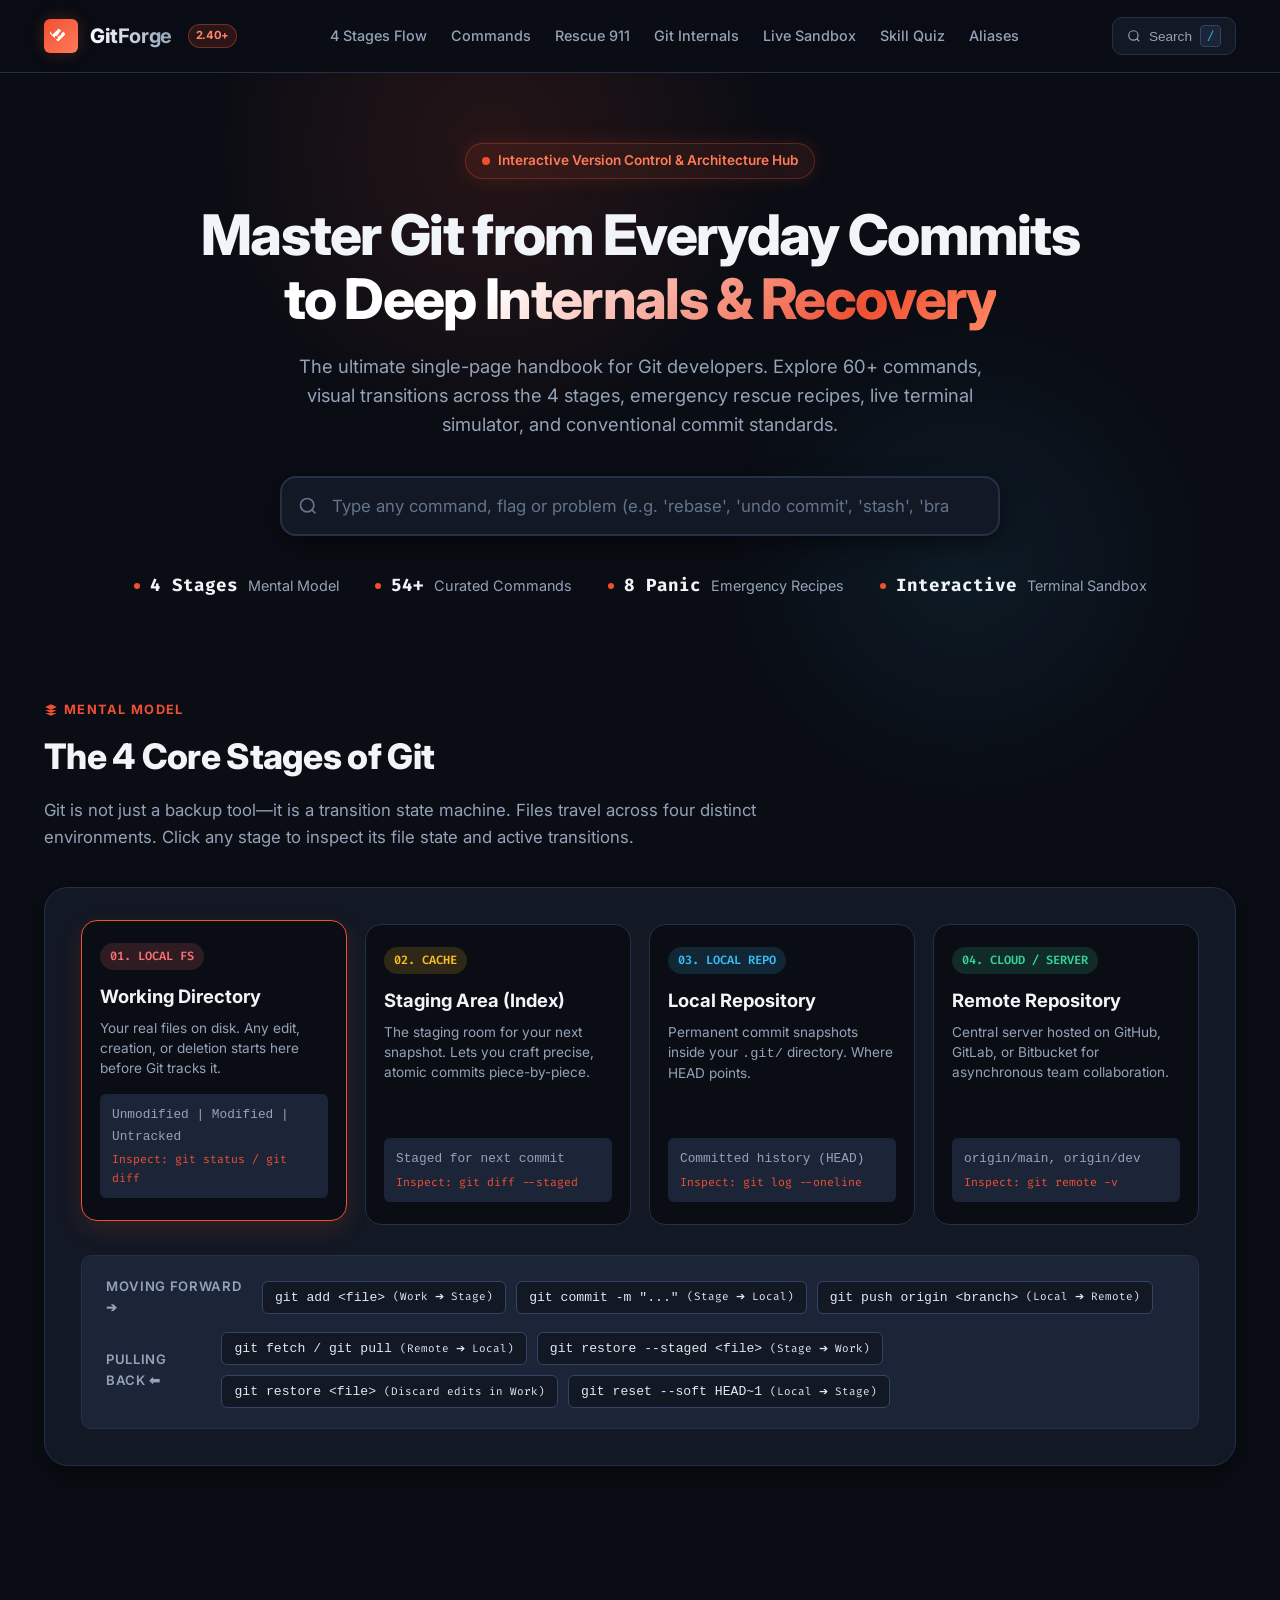
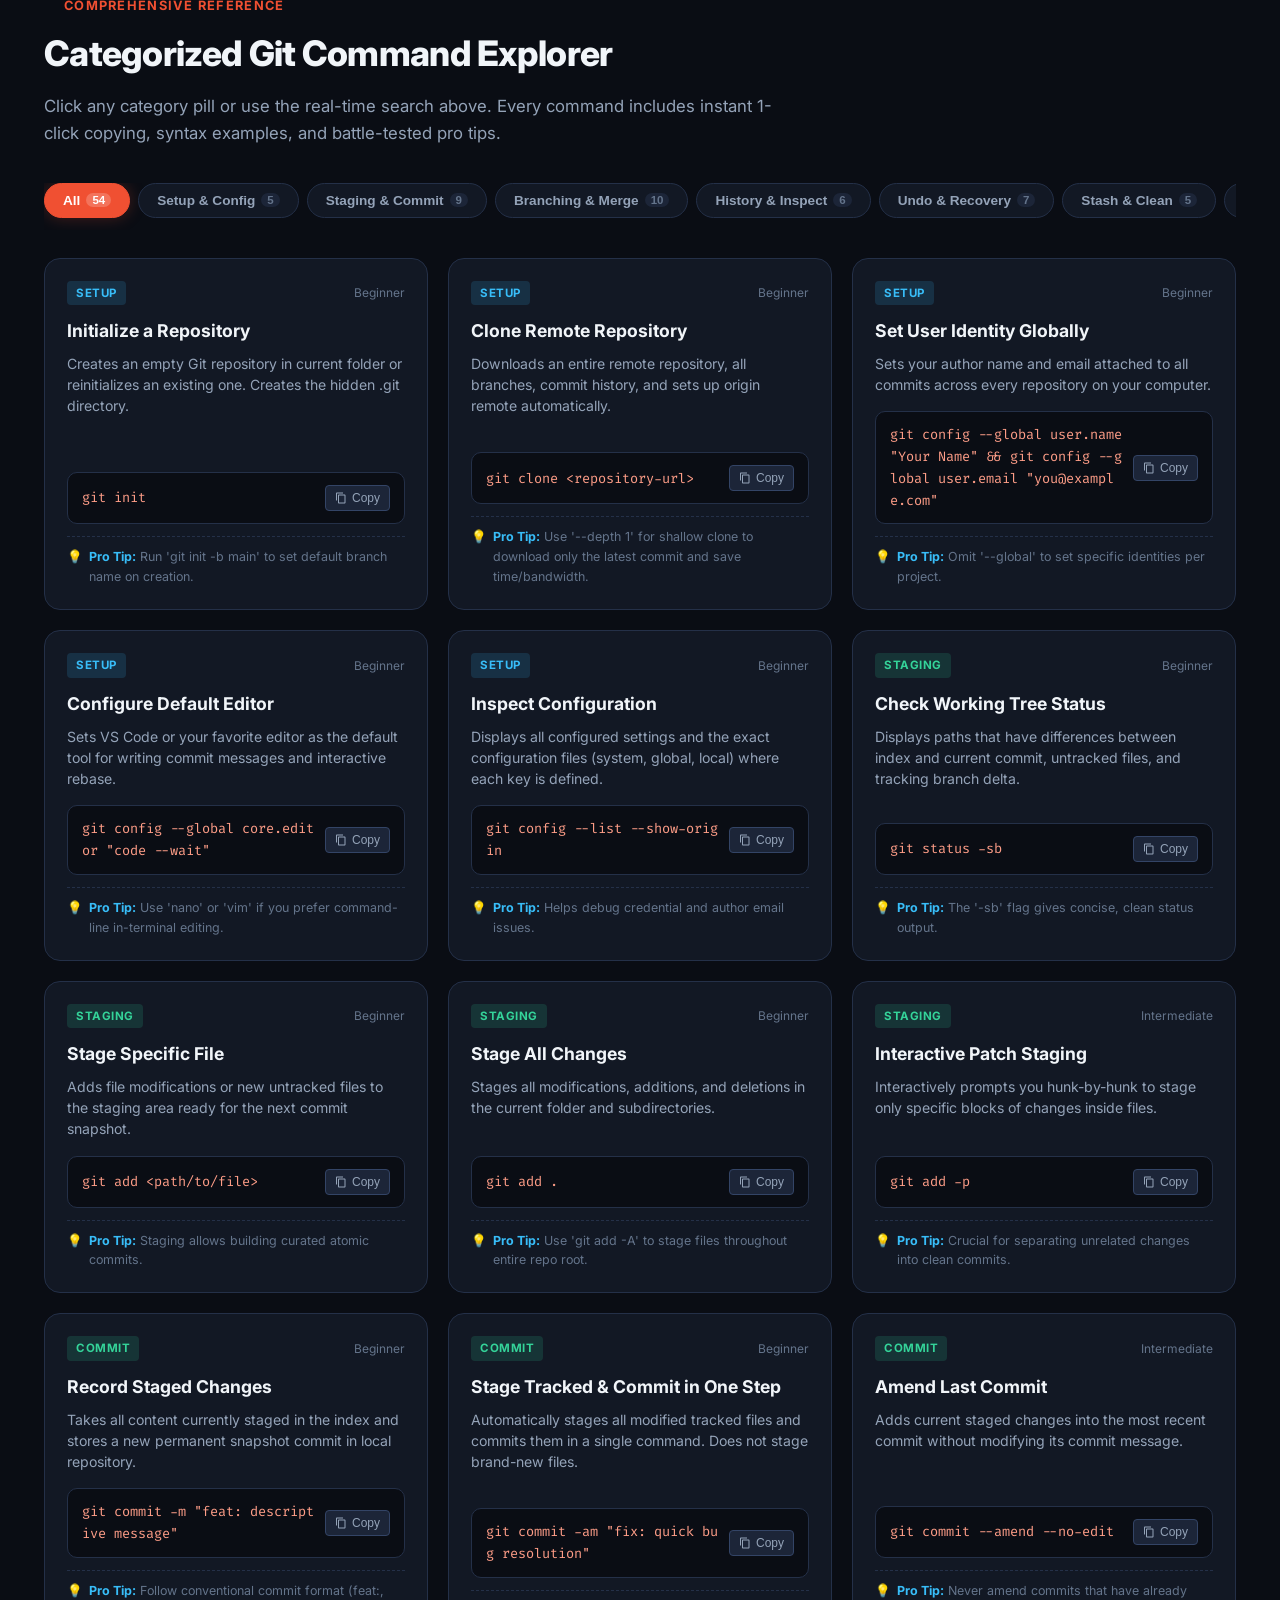
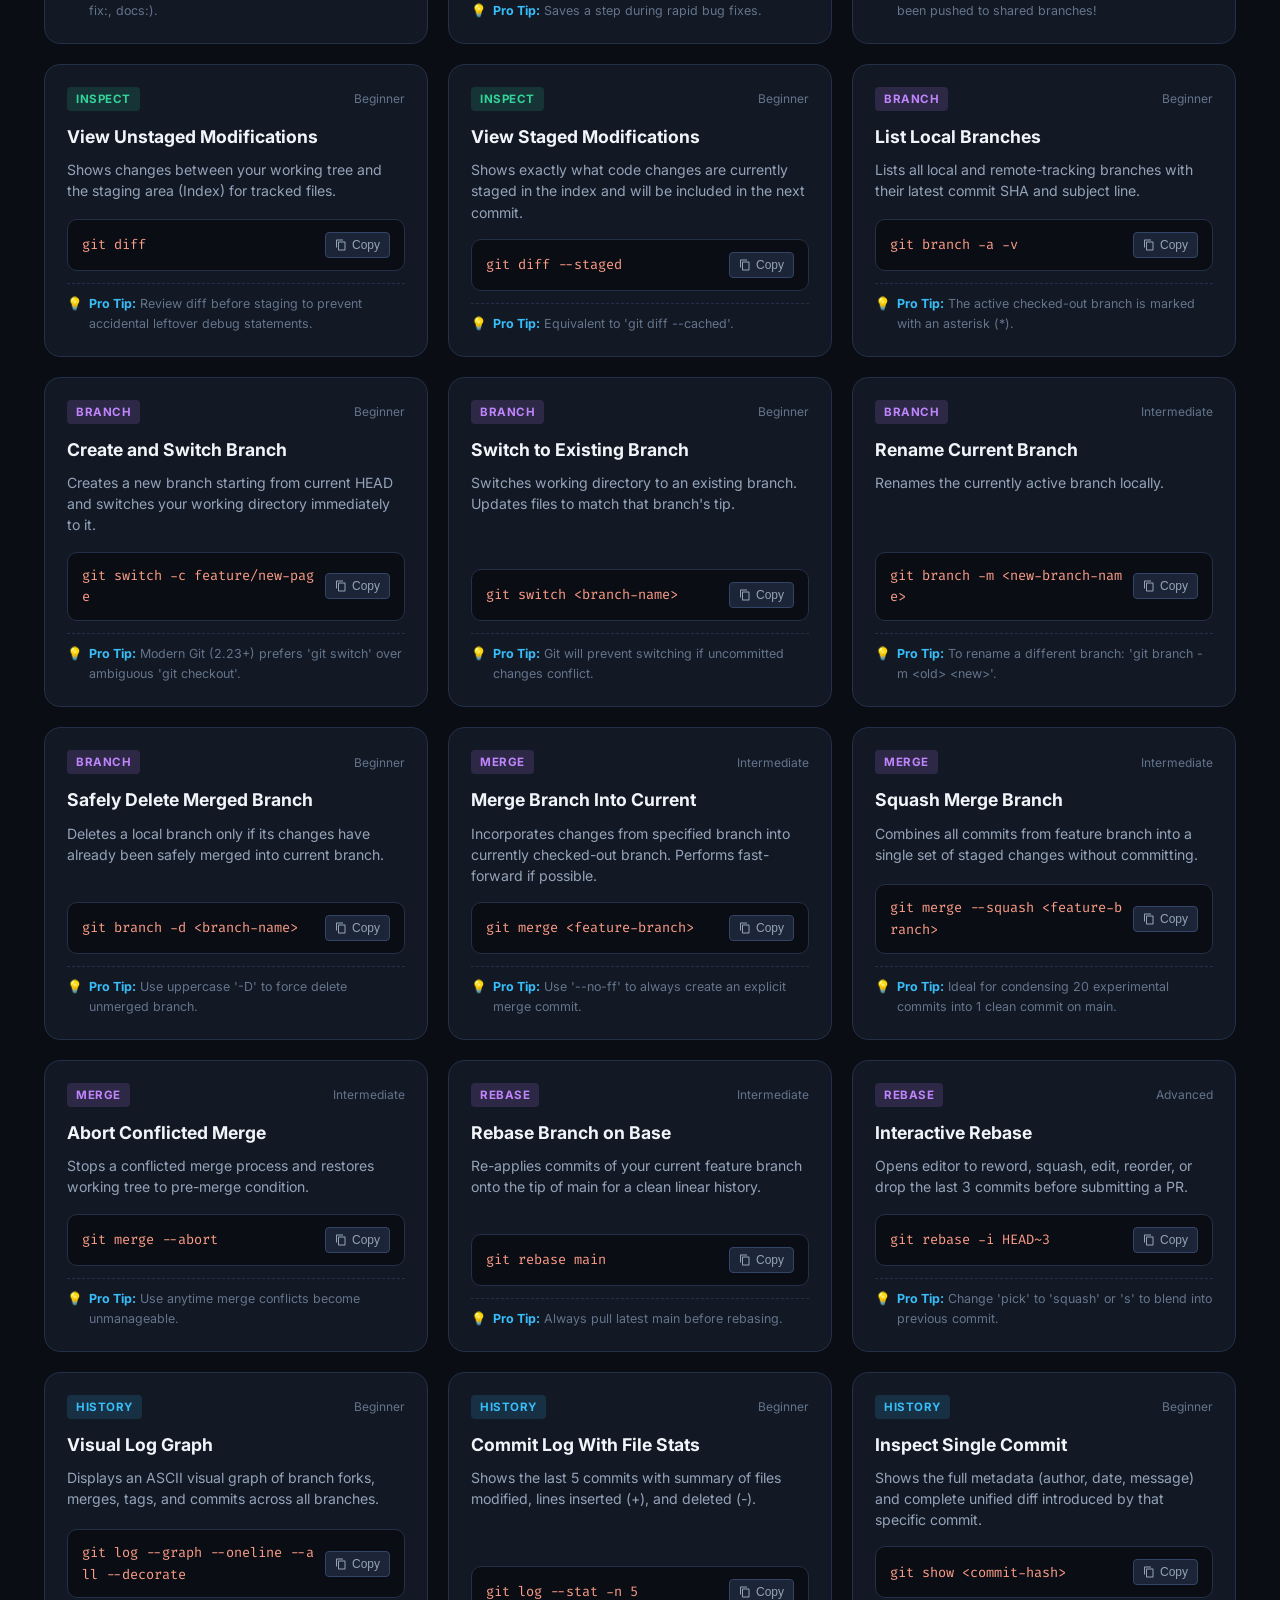
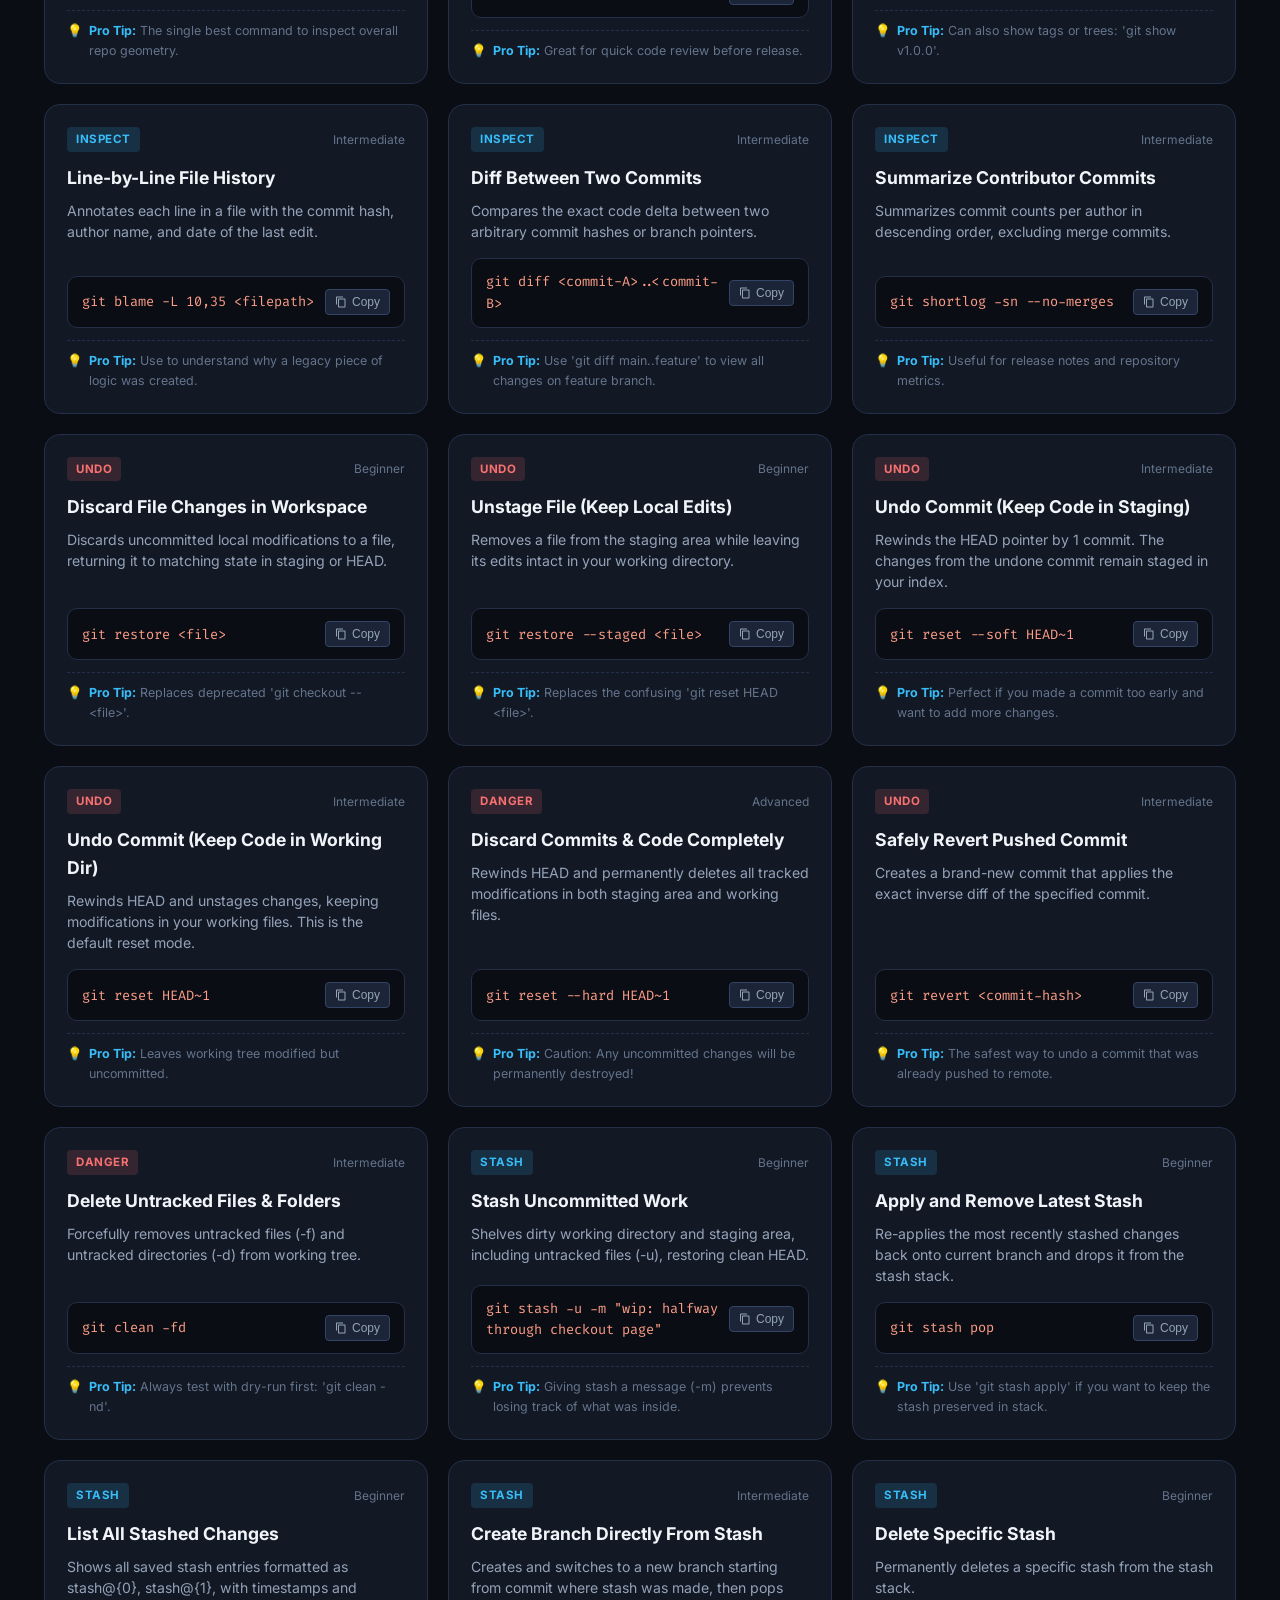
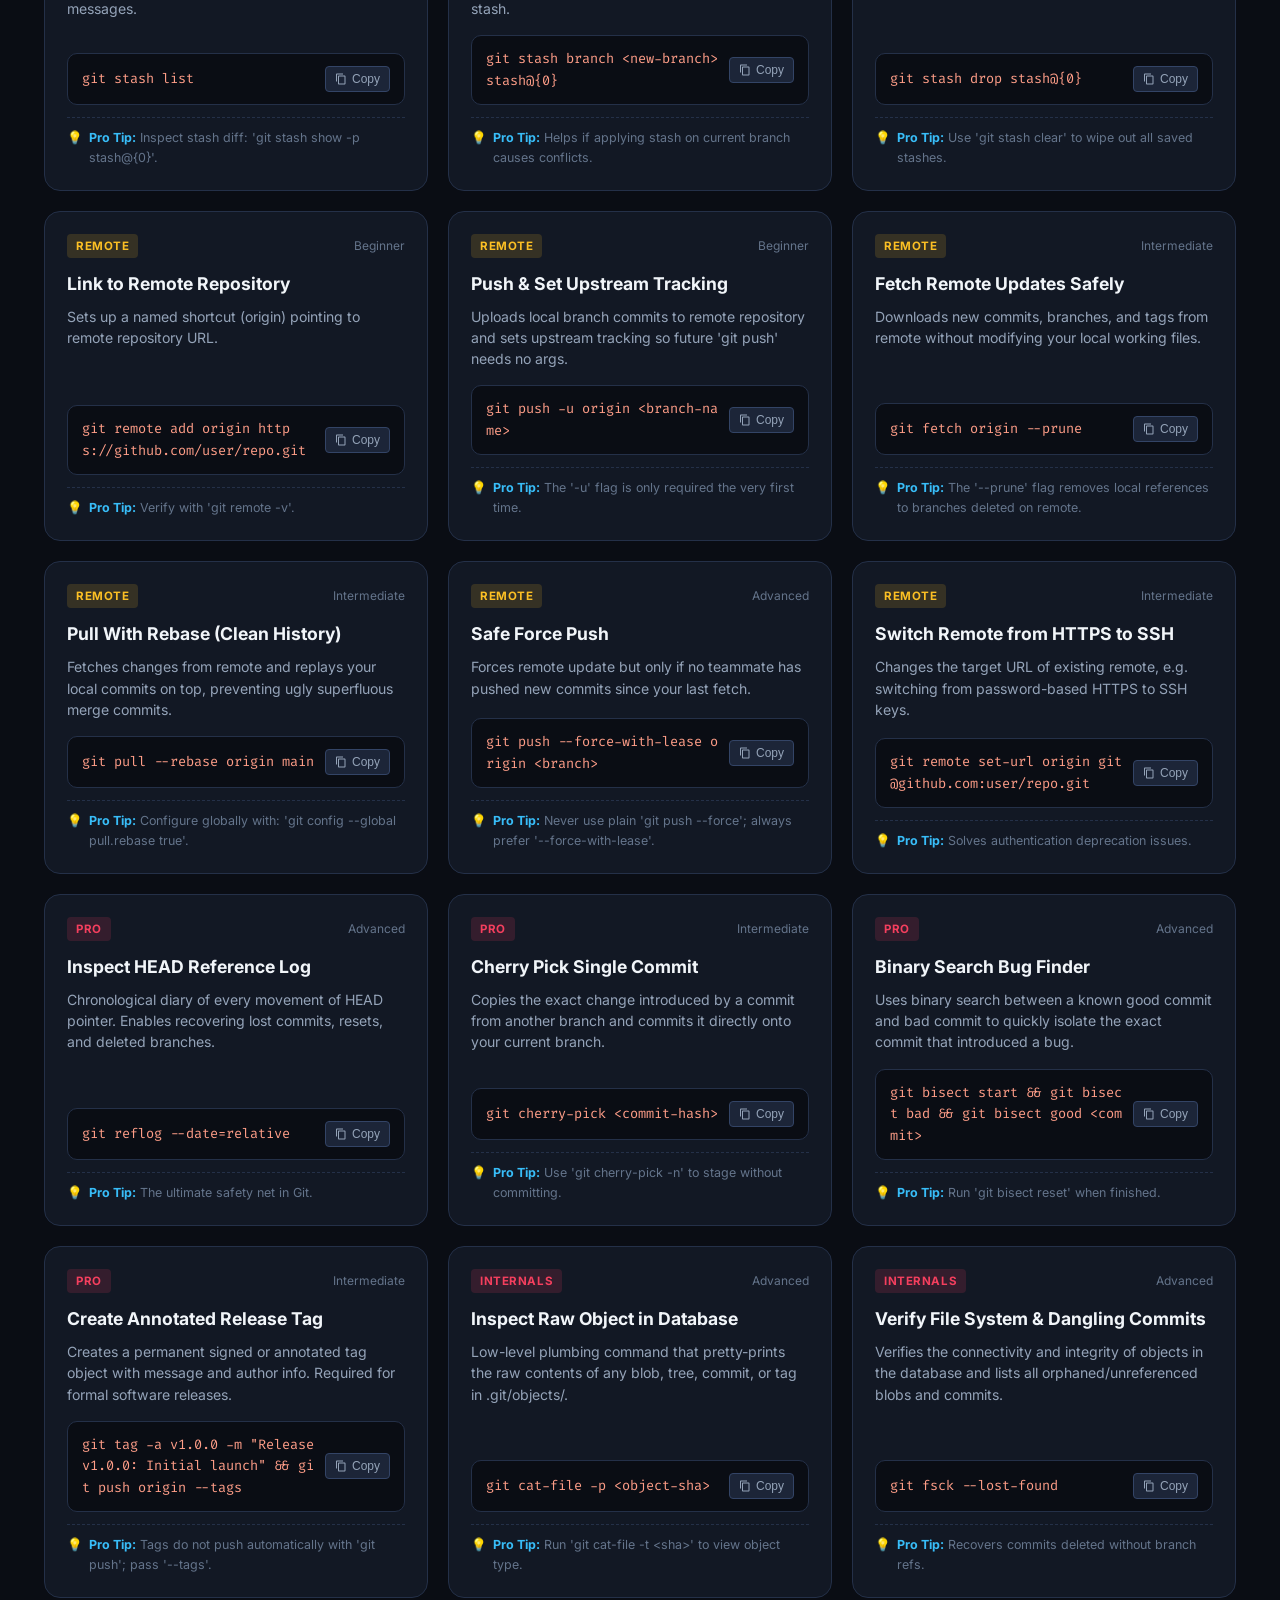
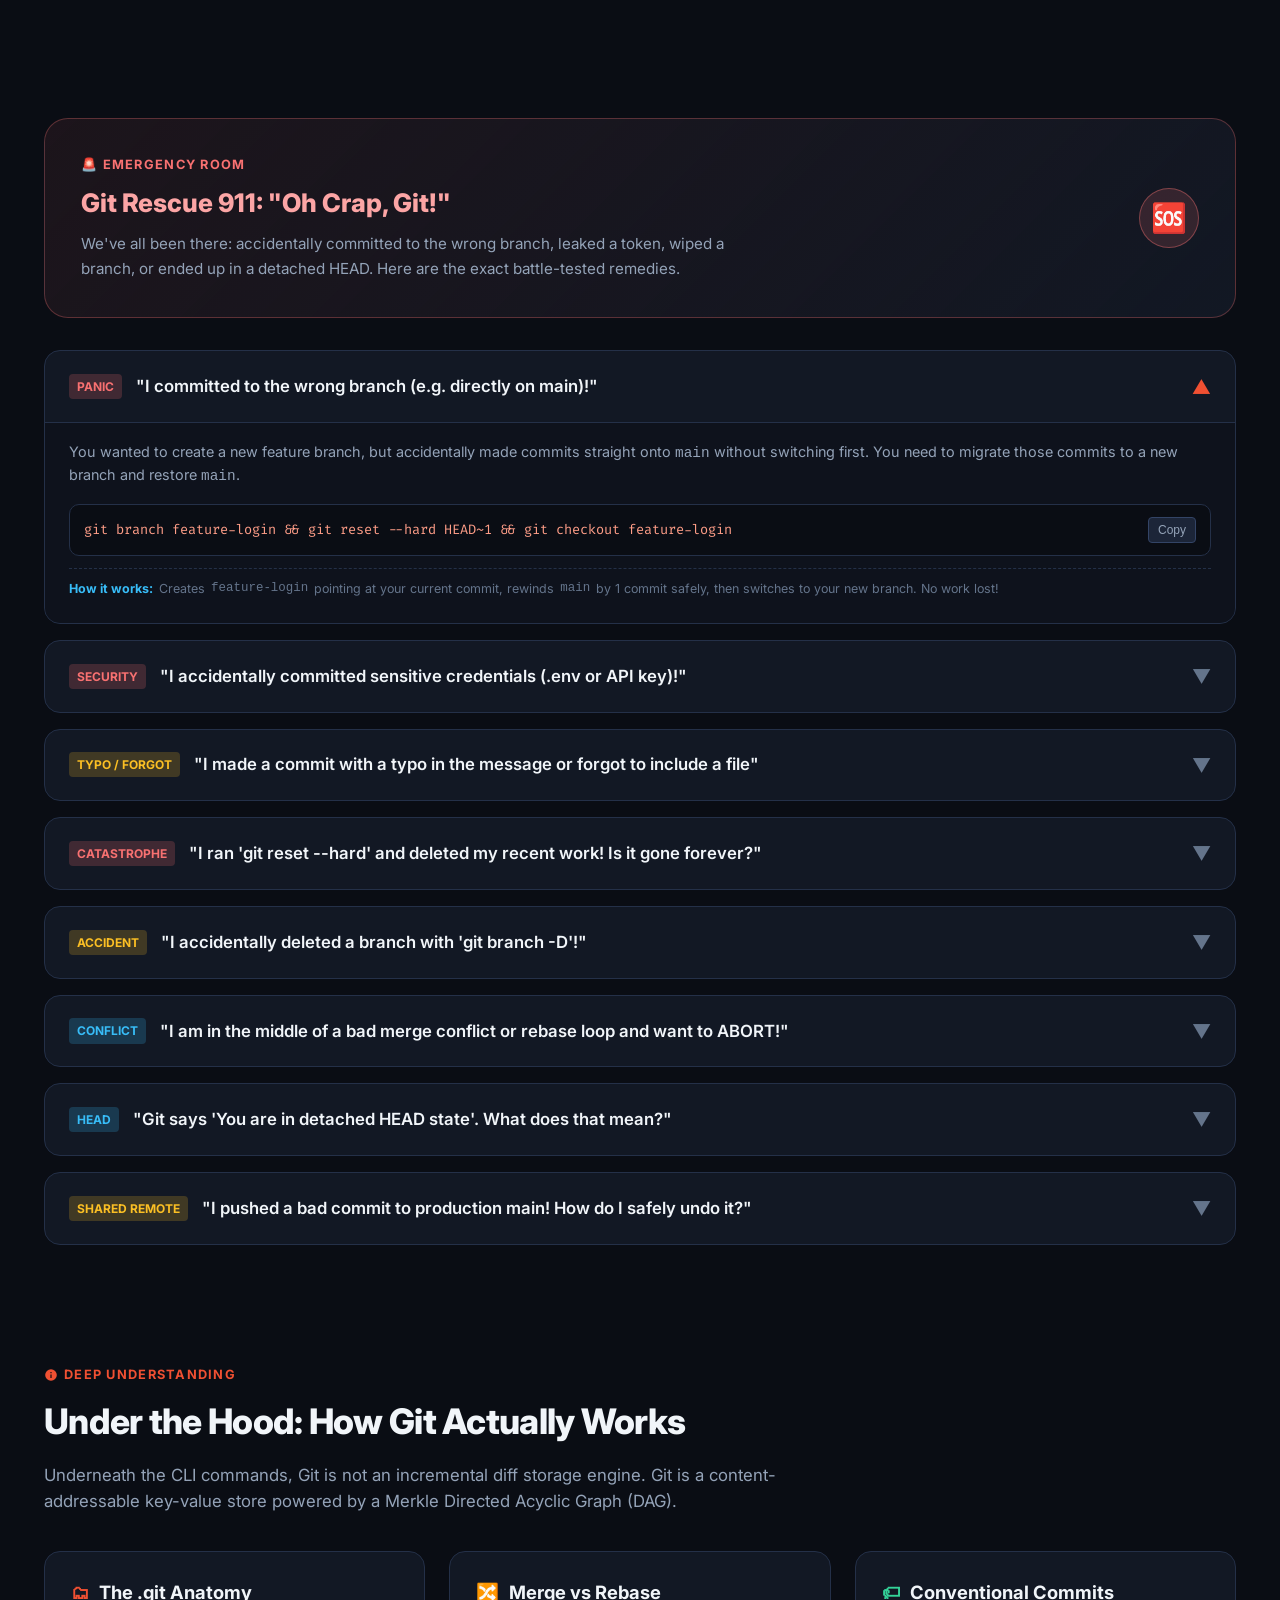
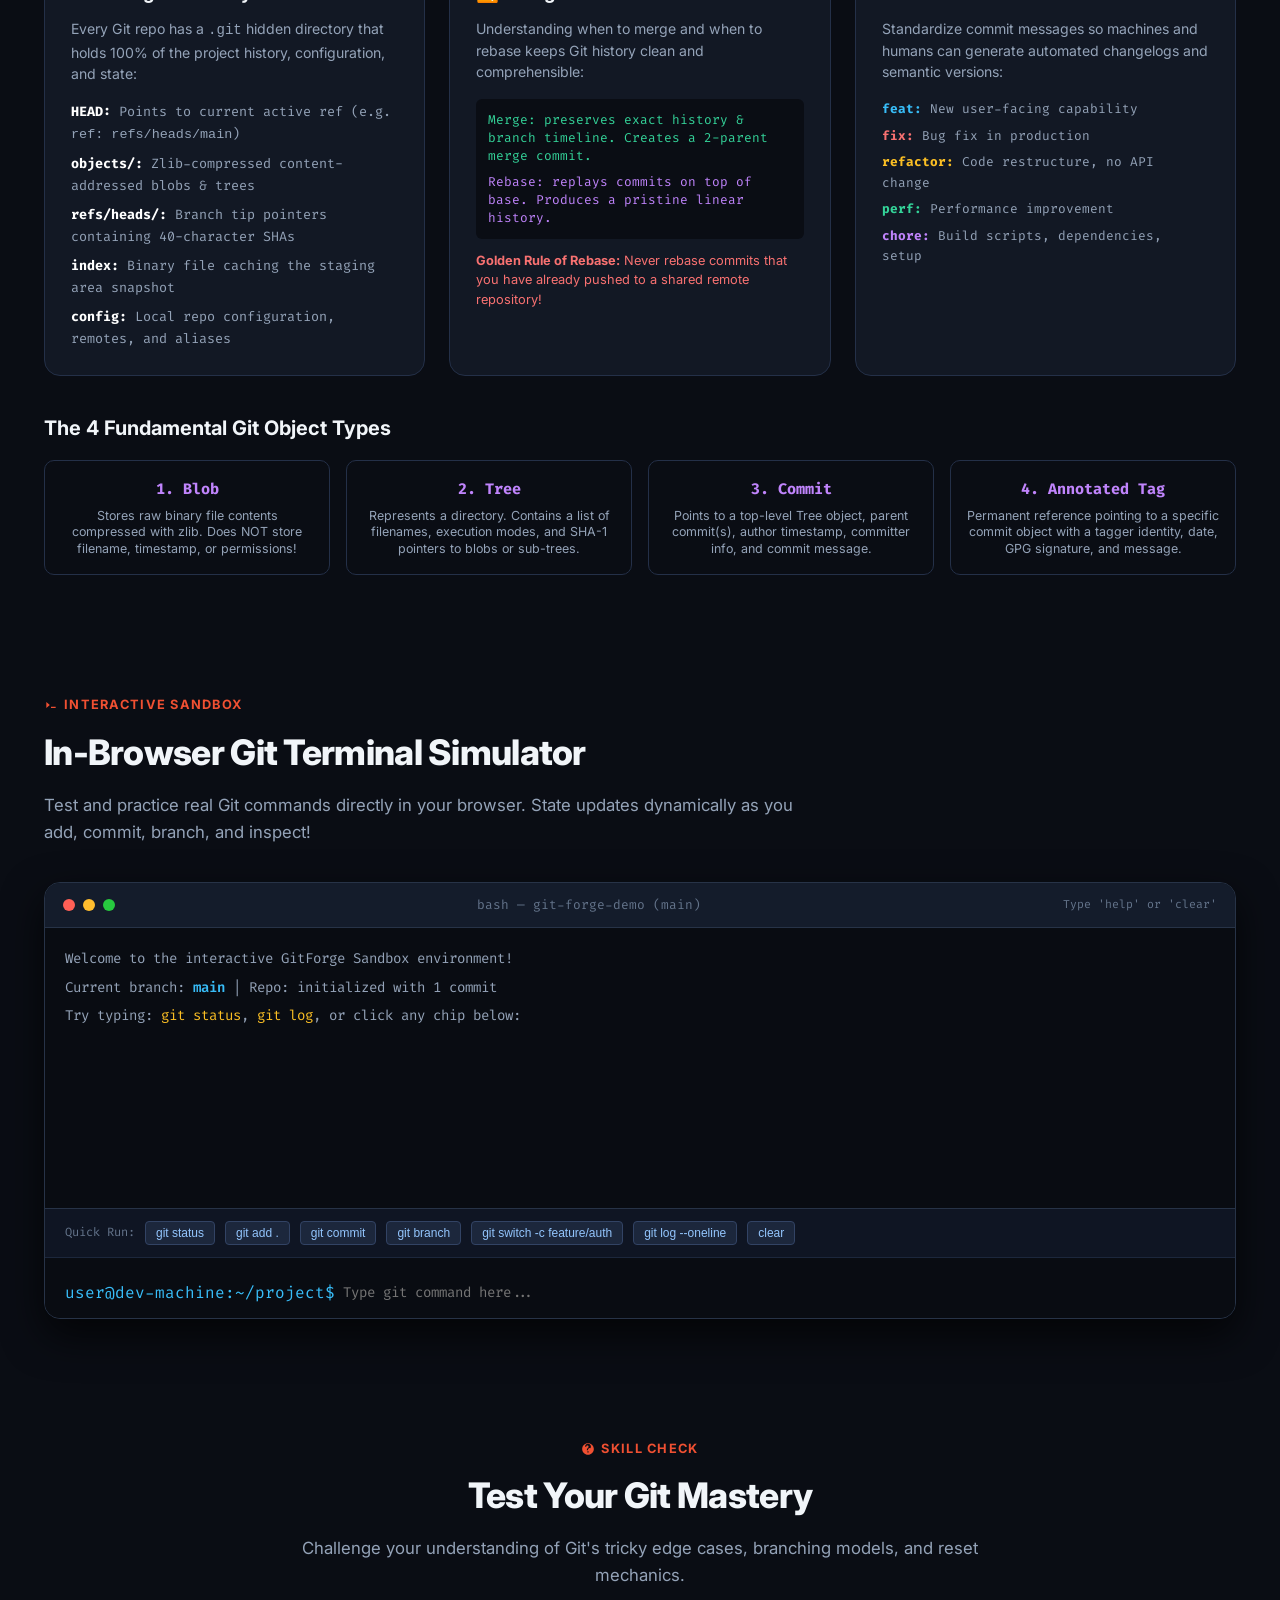
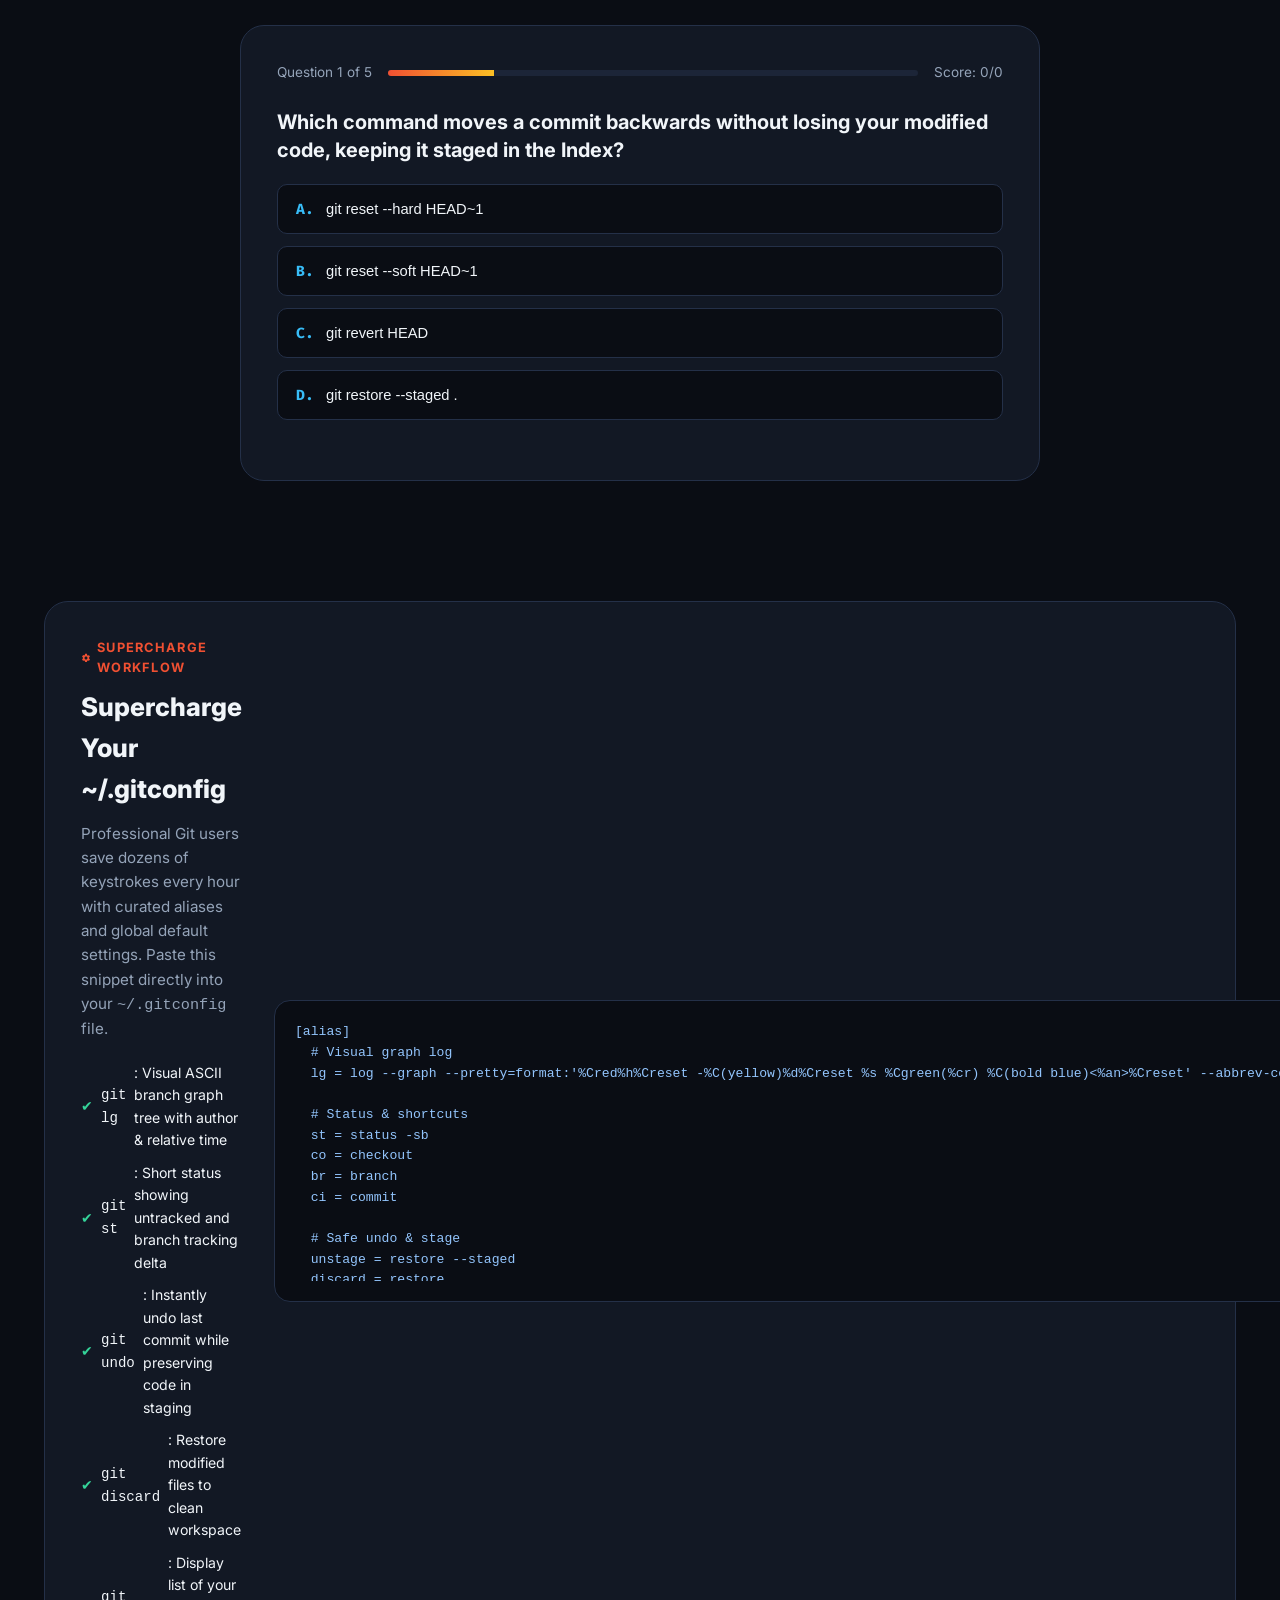
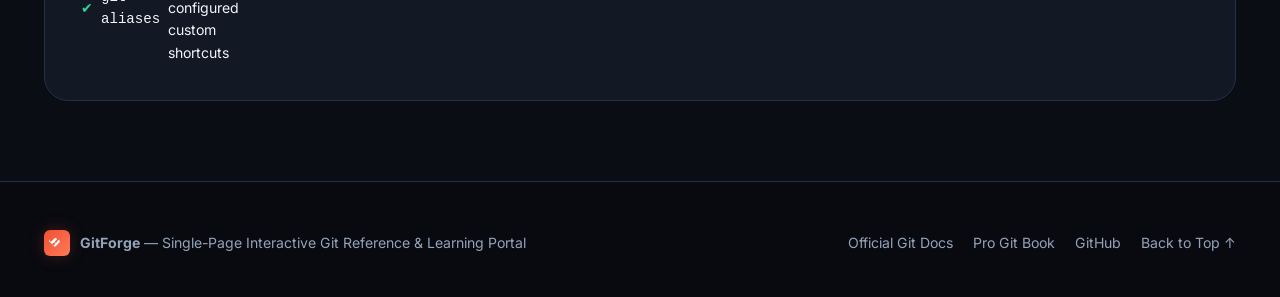
<file: index.html>
<!DOCTYPE html>
<html lang="en">
<head>
  <meta charset="UTF-8">
  <meta name="viewport" content="width=device-width, initial-scale=1.0">
  <title>GitForge — The Ultimate Interactive Git Mastery & Command Hub</title>
  <meta name="description" content="A comprehensive, interactive single-page guide to Git version control. 65+ commands, visual workflows, emergency recovery, terminal simulator, and internals.">
  <link rel="preconnect" href="https://fonts.googleapis.com">
  <link rel="preconnect" href="https://fonts.gstatic.com" crossorigin>
  <link href="https://fonts.googleapis.com/css2?family=Fira+Code:wght@400;500;600&family=Inter:wght@300;400;500;600;700;800&display=swap" rel="stylesheet">
  <style>
    /* CSS Variables & Theme Setup */
    :root {
      --bg-dark: #0a0d14;
      --bg-card: #121824;
      --bg-card-hover: #182030;
      --bg-subtle: #1c2538;
      --border-color: #243048;
      --border-accent: #334466;
      --text-main: #f1f5f9;
      --text-muted: #94a3b8;
      --text-subtle: #64748b;
      
      --git-orange: #f05032;
      --git-orange-glow: rgba(240, 80, 50, 0.25);
      --git-blue: #38bdf8;
      --git-purple: #c084fc;
      --git-green: #34d399;
      --git-yellow: #fbbf24;
      --git-red: #f87171;

      --font-sans: 'Inter', -apple-system, BlinkMacSystemFont, 'Segoe UI', Roboto, sans-serif;
      --font-mono: 'Fira Code', 'SF Mono', Consolas, 'Cascadia Code', monospace;
      
      --radius-sm: 6px;
      --radius-md: 10px;
      --radius-lg: 16px;
      --radius-xl: 24px;
      
      --shadow-sm: 0 2px 6px rgba(0, 0, 0, 0.4);
      --shadow-md: 0 8px 24px rgba(0, 0, 0, 0.5);
      --shadow-glow: 0 0 35px var(--git-orange-glow);
      --transition: all 0.25s cubic-bezier(0.16, 1, 0.3, 1);
    }

    * {
      box-sizing: border-box;
      margin: 0;
      padding: 0;
    }

    html {
      scroll-behavior: smooth;
      color-scheme: dark;
    }

    body {
      font-family: var(--font-sans);
      background-color: var(--bg-dark);
      color: var(--text-main);
      line-height: 1.6;
      overflow-x: hidden;
      min-height: 100vh;
      -webkit-font-smoothing: antialiased;
    }

    /* Background atmospheric glows */
    .bg-glow-1 {
      position: fixed;
      top: -150px;
      left: 15%;
      width: 600px;
      height: 600px;
      background: radial-gradient(circle, rgba(240, 80, 50, 0.12) 0%, rgba(10, 13, 20, 0) 70%);
      z-index: -1;
      pointer-events: none;
    }

    .bg-glow-2 {
      position: fixed;
      bottom: 10%;
      right: 5%;
      width: 500px;
      height: 500px;
      background: radial-gradient(circle, rgba(56, 189, 248, 0.08) 0%, rgba(10, 13, 20, 0) 70%);
      z-index: -1;
      pointer-events: none;
    }

    /* Container */
    .container {
      max-width: 1240px;
      margin: 0 auto;
      padding: 0 24px;
    }

    /* Navigation Bar */
    header.site-header {
      position: sticky;
      top: 0;
      z-index: 100;
      backdrop-filter: blur(16px);
      -webkit-backdrop-filter: blur(16px);
      background: rgba(10, 13, 20, 0.85);
      border-bottom: 1px solid var(--border-color);
    }

    .nav-container {
      display: flex;
      align-items: center;
      justify-content: space-between;
      height: 72px;
      max-width: 1240px;
      margin: 0 auto;
      padding: 0 24px;
    }

    .brand {
      display: flex;
      align-items: center;
      gap: 12px;
      text-decoration: none;
      color: var(--text-main);
      font-weight: 800;
      font-size: 1.25rem;
      letter-spacing: -0.02em;
    }

    .brand-icon {
      width: 34px;
      height: 34px;
      background: linear-gradient(135deg, var(--git-orange), #ff7b59);
      border-radius: var(--radius-sm);
      display: flex;
      align-items: center;
      justify-content: center;
      box-shadow: 0 0 16px var(--git-orange-glow);
    }

    .brand-icon svg {
      width: 22px;
      height: 22px;
      fill: #ffffff;
    }

    .brand span {
      background: linear-gradient(to right, #ffffff, #94a3b8);
      -webkit-background-clip: text;
      -webkit-text-fill-color: transparent;
    }

    .brand .badge-pro {
      background: rgba(240, 80, 50, 0.15);
      border: 1px solid rgba(240, 80, 50, 0.4);
      color: #ff856e;
      font-size: 0.7rem;
      font-weight: 700;
      padding: 2px 7px;
      border-radius: 12px;
      margin-left: 4px;
      -webkit-text-fill-color: #ff856e;
    }

    .nav-links {
      display: flex;
      align-items: center;
      gap: 24px;
      list-style: none;
    }

    .nav-links a {
      color: var(--text-muted);
      text-decoration: none;
      font-size: 0.9rem;
      font-weight: 500;
      transition: var(--transition);
      display: flex;
      align-items: center;
      gap: 6px;
    }

    .nav-links a:hover {
      color: var(--text-main);
    }

    .header-actions {
      display: flex;
      align-items: center;
      gap: 12px;
    }

    .search-hint-btn {
      background: var(--bg-card);
      border: 1px solid var(--border-color);
      color: var(--text-muted);
      padding: 7px 14px;
      border-radius: var(--radius-md);
      font-size: 0.85rem;
      cursor: pointer;
      display: flex;
      align-items: center;
      gap: 8px;
      transition: var(--transition);
    }

    .search-hint-btn:hover {
      border-color: var(--git-orange);
      color: var(--text-main);
    }

    .kbd-shortcut {
      background: var(--bg-subtle);
      border: 1px solid var(--border-accent);
      padding: 2px 6px;
      border-radius: 4px;
      font-family: var(--font-mono);
      font-size: 0.75rem;
      color: var(--git-blue);
    }

    /* Hero Section */
    .hero {
      padding: 70px 0 50px;
      text-align: center;
      position: relative;
    }

    .hero-pill {
      display: inline-flex;
      align-items: center;
      gap: 8px;
      background: rgba(240, 80, 50, 0.1);
      border: 1px solid rgba(240, 80, 50, 0.3);
      padding: 6px 16px;
      border-radius: 50px;
      font-size: 0.85rem;
      font-weight: 600;
      color: #ff7b59;
      margin-bottom: 24px;
      box-shadow: 0 0 20px rgba(240, 80, 50, 0.15);
    }

    .hero-pill .dot {
      width: 8px;
      height: 8px;
      background-color: var(--git-orange);
      border-radius: 50%;
      animation: pulse 2s infinite;
    }

    @keyframes pulse {
      0% { opacity: 1; transform: scale(1); }
      50% { opacity: 0.4; transform: scale(0.85); }
      100% { opacity: 1; transform: scale(1); }
    }

    .hero h1 {
      font-size: 3.5rem;
      font-weight: 800;
      line-height: 1.15;
      letter-spacing: -0.03em;
      margin-bottom: 20px;
      max-width: 900px;
      margin-left: auto;
      margin-right: auto;
    }

    .gradient-text {
      background: linear-gradient(135deg, #ffffff 30%, #f05032 80%, #ff8a65 100%);
      -webkit-background-clip: text;
      -webkit-text-fill-color: transparent;
    }

    .hero p.lead {
      font-size: 1.15rem;
      color: var(--text-muted);
      max-width: 720px;
      margin: 0 auto 36px;
      font-weight: 400;
    }

    /* Live Search Header Box */
    .search-hero-box {
      max-width: 720px;
      margin: 0 auto 30px;
      position: relative;
    }

    .search-input-wrapper {
      position: relative;
      display: flex;
      align-items: center;
    }

    .search-input-wrapper svg.search-icon {
      position: absolute;
      left: 18px;
      width: 20px;
      height: 20px;
      color: var(--text-subtle);
      pointer-events: none;
    }

    .search-hero-input {
      width: 100%;
      background: var(--bg-card);
      border: 2px solid var(--border-color);
      border-radius: var(--radius-lg);
      padding: 18px 50px 18px 50px;
      font-size: 1.05rem;
      color: var(--text-main);
      font-family: var(--font-sans);
      outline: none;
      transition: var(--transition);
      box-shadow: var(--shadow-md);
    }

    .search-hero-input:focus {
      border-color: var(--git-orange);
      box-shadow: 0 0 25px var(--git-orange-glow);
    }

    .search-hero-input::placeholder {
      color: var(--text-subtle);
    }

    .search-clear-btn {
      position: absolute;
      right: 18px;
      background: transparent;
      border: none;
      color: var(--text-subtle);
      cursor: pointer;
      font-size: 1.1rem;
      display: none;
      padding: 4px;
    }

    .search-clear-btn:hover {
      color: var(--text-main);
    }

    .stats-row {
      display: flex;
      justify-content: center;
      gap: 36px;
      flex-wrap: wrap;
      margin-top: 36px;
    }

    .stat-badge {
      display: flex;
      align-items: center;
      gap: 10px;
      font-size: 0.9rem;
      color: var(--text-muted);
    }

    .stat-badge strong {
      color: var(--text-main);
      font-family: var(--font-mono);
      font-size: 1.1rem;
    }

    .stat-badge .icon-dot {
      width: 6px;
      height: 6px;
      border-radius: 50%;
      background: var(--git-orange);
    }

    /* Section Headers */
    .section-head {
      margin-bottom: 36px;
      text-align: left;
    }

    .section-eyebrow {
      font-size: 0.8rem;
      text-transform: uppercase;
      font-weight: 700;
      letter-spacing: 0.1em;
      color: var(--git-orange);
      margin-bottom: 8px;
      display: flex;
      align-items: center;
      gap: 6px;
    }

    .section-title {
      font-size: 2.2rem;
      font-weight: 800;
      letter-spacing: -0.02em;
      color: var(--text-main);
      margin-bottom: 12px;
    }

    .section-subtitle {
      font-size: 1.05rem;
      color: var(--text-muted);
      max-width: 760px;
    }

    /* 4 STAGES VISUALIZER */
    .stages-section {
      padding: 50px 0 70px;
    }

    .stage-canvas-card {
      background: var(--bg-card);
      border: 1px solid var(--border-color);
      border-radius: var(--radius-xl);
      padding: 36px;
      box-shadow: var(--shadow-md);
      position: relative;
      overflow: hidden;
    }

    .stages-grid {
      display: grid;
      grid-template-columns: repeat(4, 1fr);
      gap: 18px;
      position: relative;
      margin-bottom: 30px;
    }

    .stage-column {
      background: var(--bg-dark);
      border: 1px solid var(--border-color);
      border-radius: var(--radius-lg);
      padding: 22px 18px;
      transition: var(--transition);
      cursor: pointer;
      position: relative;
      display: flex;
      flex-direction: column;
    }

    .stage-column:hover, .stage-column.active {
      border-color: var(--git-orange);
      transform: translateY(-4px);
      box-shadow: 0 8px 24px rgba(240, 80, 50, 0.15);
    }

    .stage-badge {
      display: inline-block;
      align-self: flex-start;
      font-family: var(--font-mono);
      font-size: 0.75rem;
      padding: 4px 10px;
      border-radius: 50px;
      font-weight: 600;
      margin-bottom: 12px;
    }

    .stage-column:nth-child(1) .stage-badge { background: rgba(248, 113, 113, 0.15); color: #f87171; }
    .stage-column:nth-child(2) .stage-badge { background: rgba(251, 191, 36, 0.15); color: #fbbf24; }
    .stage-column:nth-child(3) .stage-badge { background: rgba(56, 189, 248, 0.15); color: #38bdf8; }
    .stage-column:nth-child(4) .stage-badge { background: rgba(52, 211, 153, 0.15); color: #34d399; }

    .stage-title {
      font-size: 1.15rem;
      font-weight: 700;
      margin-bottom: 8px;
    }

    .stage-desc {
      font-size: 0.85rem;
      color: var(--text-muted);
      line-height: 1.45;
      margin-bottom: 16px;
      flex-grow: 1;
    }

    .stage-file-state {
      background: var(--bg-subtle);
      border-radius: var(--radius-sm);
      padding: 10px 12px;
      font-family: var(--font-mono);
      font-size: 0.8rem;
      color: var(--text-muted);
    }

    .stage-file-state .file-tag {
      display: block;
      margin-top: 4px;
      font-size: 0.72rem;
      color: var(--git-orange);
    }

    /* Interactive Pipeline Flow Connector */
    .pipeline-connectors {
      background: var(--bg-subtle);
      border: 1px solid var(--border-color);
      border-radius: var(--radius-md);
      padding: 20px 24px;
      display: flex;
      flex-direction: column;
      gap: 14px;
    }

    .connector-row {
      display: flex;
      align-items: center;
      gap: 16px;
      font-size: 0.88rem;
    }

    .connector-label {
      width: 140px;
      font-weight: 600;
      color: var(--text-muted);
      font-size: 0.82rem;
      text-transform: uppercase;
      letter-spacing: 0.05em;
    }

    .connector-commands {
      display: flex;
      flex-wrap: wrap;
      gap: 10px;
      flex-grow: 1;
    }

    .cmd-pill {
      background: var(--bg-card);
      border: 1px solid var(--border-accent);
      color: #e2e8f0;
      font-family: var(--font-mono);
      font-size: 0.82rem;
      padding: 5px 12px;
      border-radius: 6px;
      display: inline-flex;
      align-items: center;
      gap: 8px;
      cursor: pointer;
      transition: var(--transition);
    }

    .cmd-pill:hover {
      border-color: var(--git-blue);
      color: var(--git-blue);
      background: rgba(56, 189, 248, 0.05);
    }

    .cmd-pill svg {
      width: 14px;
      height: 14px;
      opacity: 0.6;
    }

    /* COMMAND EXPLORER SECTION */
    .explorer-section {
      padding: 60px 0;
    }

    .category-filter-bar {
      display: flex;
      gap: 8px;
      overflow-x: auto;
      padding-bottom: 12px;
      margin-bottom: 28px;
      scrollbar-width: thin;
      scrollbar-color: var(--border-color) transparent;
    }

    .category-btn {
      background: var(--bg-card);
      border: 1px solid var(--border-color);
      color: var(--text-muted);
      padding: 9px 18px;
      border-radius: 50px;
      font-size: 0.85rem;
      font-weight: 600;
      white-space: nowrap;
      cursor: pointer;
      transition: var(--transition);
      display: flex;
      align-items: center;
      gap: 6px;
    }

    .category-btn:hover {
      border-color: var(--text-muted);
      color: var(--text-main);
    }

    .category-btn.active {
      background: var(--git-orange);
      border-color: var(--git-orange);
      color: #ffffff;
      box-shadow: 0 0 16px var(--git-orange-glow);
    }

    .category-btn .cat-count {
      background: rgba(255, 255, 255, 0.2);
      padding: 1px 6px;
      border-radius: 10px;
      font-size: 0.72rem;
    }

    .category-btn:not(.active) .cat-count {
      background: var(--bg-subtle);
      color: var(--text-subtle);
    }

    /* Commands Grid */
    .commands-grid {
      display: grid;
      grid-template-columns: repeat(auto-fill, minmax(360px, 1fr));
      gap: 20px;
    }

    .cmd-card {
      background: var(--bg-card);
      border: 1px solid var(--border-color);
      border-radius: var(--radius-lg);
      padding: 22px;
      display: flex;
      flex-direction: column;
      transition: var(--transition);
      position: relative;
    }

    .cmd-card:hover {
      border-color: var(--border-accent);
      background: var(--bg-card-hover);
      transform: translateY(-2px);
      box-shadow: var(--shadow-sm);
    }

    .cmd-card-header {
      display: flex;
      align-items: center;
      justify-content: space-between;
      margin-bottom: 12px;
    }

    .cmd-tag {
      font-size: 0.72rem;
      font-weight: 700;
      text-transform: uppercase;
      padding: 3px 9px;
      border-radius: 4px;
      letter-spacing: 0.05em;
    }

    .tag-basics { background: rgba(56, 189, 248, 0.15); color: #38bdf8; }
    .tag-commit { background: rgba(52, 211, 153, 0.15); color: #34d399; }
    .tag-branch { background: rgba(192, 132, 252, 0.15); color: #c084fc; }
    .tag-undo { background: rgba(248, 113, 113, 0.15); color: #f87171; }
    .tag-remote { background: rgba(251, 191, 36, 0.15); color: #fbbf24; }
    .tag-advanced { background: rgba(244, 63, 94, 0.15); color: #f43f5e; }

    .cmd-level {
      font-size: 0.75rem;
      color: var(--text-subtle);
    }

    .cmd-title {
      font-size: 1.1rem;
      font-weight: 700;
      margin-bottom: 8px;
      color: var(--text-main);
    }

    .cmd-desc {
      font-size: 0.88rem;
      color: var(--text-muted);
      line-height: 1.5;
      margin-bottom: 16px;
      flex-grow: 1;
    }

    .code-box {
      background: var(--bg-dark);
      border: 1px solid var(--border-color);
      border-radius: var(--radius-md);
      padding: 12px 14px;
      position: relative;
      margin-bottom: 12px;
      display: flex;
      align-items: center;
      justify-content: space-between;
    }

    .code-box code {
      font-family: var(--font-mono);
      font-size: 0.85rem;
      color: #ff9e88;
      word-break: break-all;
    }

    .copy-btn {
      background: var(--bg-subtle);
      border: 1px solid var(--border-accent);
      color: var(--text-muted);
      padding: 5px 9px;
      border-radius: 4px;
      font-size: 0.75rem;
      cursor: pointer;
      display: flex;
      align-items: center;
      gap: 5px;
      transition: var(--transition);
      flex-shrink: 0;
      margin-left: 10px;
    }

    .copy-btn:hover {
      background: var(--git-orange);
      border-color: var(--git-orange);
      color: #ffffff;
    }

    .copy-btn.copied {
      background: var(--git-green);
      border-color: var(--git-green);
      color: #0a0d14;
      font-weight: 600;
    }

    .pro-tip {
      font-size: 0.78rem;
      color: var(--text-subtle);
      border-top: 1px dashed var(--border-color);
      padding-top: 10px;
      display: flex;
      align-items: flex-start;
      gap: 6px;
    }

    .pro-tip strong {
      color: var(--git-blue);
    }

    /* EMERGENCY 911 / RESCUE SECTION */
    .rescue-section {
      padding: 60px 0;
    }

    .rescue-banner {
      background: linear-gradient(135deg, rgba(248, 113, 113, 0.08) 0%, rgba(18, 24, 36, 1) 100%);
      border: 1px solid rgba(248, 113, 113, 0.3);
      border-radius: var(--radius-xl);
      padding: 36px;
      margin-bottom: 32px;
      display: flex;
      align-items: center;
      justify-content: space-between;
      gap: 24px;
    }

    .rescue-banner-text h3 {
      font-size: 1.6rem;
      font-weight: 800;
      color: #fca5a5;
      margin-bottom: 8px;
    }

    .rescue-banner-text p {
      color: var(--text-muted);
      font-size: 0.95rem;
      max-width: 650px;
    }

    .rescue-pulse-icon {
      width: 60px;
      height: 60px;
      background: rgba(248, 113, 113, 0.15);
      border: 1px solid rgba(248, 113, 113, 0.4);
      border-radius: 50%;
      display: flex;
      align-items: center;
      justify-content: center;
      color: #f87171;
      font-size: 1.8rem;
      flex-shrink: 0;
    }

    .crisis-accordion {
      display: flex;
      flex-direction: column;
      gap: 16px;
    }

    .crisis-item {
      background: var(--bg-card);
      border: 1px solid var(--border-color);
      border-radius: var(--radius-lg);
      overflow: hidden;
      transition: var(--transition);
    }

    .crisis-item:hover {
      border-color: var(--border-accent);
    }

    .crisis-header {
      padding: 20px 24px;
      display: flex;
      align-items: center;
      justify-content: space-between;
      cursor: pointer;
      user-select: none;
    }

    .crisis-title-wrap {
      display: flex;
      align-items: center;
      gap: 14px;
    }

    .crisis-badge {
      font-size: 0.75rem;
      font-weight: 700;
      padding: 3px 8px;
      border-radius: 4px;
    }

    .badge-panic-crit { background: rgba(248, 113, 113, 0.2); color: #f87171; }
    .badge-panic-med { background: rgba(251, 191, 36, 0.2); color: #fbbf24; }
    .badge-panic-low { background: rgba(56, 189, 248, 0.2); color: #38bdf8; }

    .crisis-q {
      font-size: 1.05rem;
      font-weight: 600;
      color: var(--text-main);
    }

    .crisis-toggle-icon {
      color: var(--text-subtle);
      transition: transform 0.25s ease;
      font-size: 1.2rem;
    }

    .crisis-item.open .crisis-toggle-icon {
      transform: rotate(180deg);
      color: var(--git-orange);
    }

    .crisis-body {
      display: none;
      padding: 0 24px 24px;
      border-top: 1px solid var(--border-color);
      background: rgba(10, 13, 20, 0.5);
    }

    .crisis-item.open .crisis-body {
      display: block;
      padding-top: 18px;
    }

    .crisis-explanation {
      font-size: 0.9rem;
      color: var(--text-muted);
      margin-bottom: 16px;
      line-height: 1.5;
    }

    /* INTERNALS & CONCEPTS SECTION */
    .internals-section {
      padding: 60px 0;
    }

    .internals-grid {
      display: grid;
      grid-template-columns: repeat(3, 1fr);
      gap: 24px;
      margin-bottom: 36px;
    }

    .internal-card {
      background: var(--bg-card);
      border: 1px solid var(--border-color);
      border-radius: var(--radius-lg);
      padding: 26px;
      position: relative;
    }

    .internal-card h4 {
      font-size: 1.15rem;
      margin-bottom: 10px;
      color: var(--text-main);
      display: flex;
      align-items: center;
      gap: 10px;
    }

    .internal-card p {
      font-size: 0.88rem;
      color: var(--text-muted);
      line-height: 1.55;
      margin-bottom: 16px;
    }

    .objects-subgrid {
      display: grid;
      grid-template-columns: repeat(4, 1fr);
      gap: 16px;
    }

    .object-pill-card {
      background: var(--bg-dark);
      border: 1px solid var(--border-color);
      border-radius: var(--radius-md);
      padding: 16px;
      text-align: center;
    }

    .object-pill-card .obj-type {
      font-family: var(--font-mono);
      font-size: 0.95rem;
      font-weight: 700;
      color: var(--git-purple);
      margin-bottom: 6px;
    }

    .object-pill-card .obj-role {
      font-size: 0.78rem;
      color: var(--text-muted);
      line-height: 1.35;
    }

    /* TERMINAL SIMULATOR SECTION */
    .terminal-section {
      padding: 60px 0;
    }

    .terminal-window {
      background: #090c12;
      border: 1px solid #273347;
      border-radius: var(--radius-lg);
      box-shadow: 0 16px 40px rgba(0, 0, 0, 0.7);
      overflow: hidden;
      font-family: var(--font-mono);
    }

    .terminal-header {
      background: #141c2b;
      padding: 12px 18px;
      border-bottom: 1px solid #273347;
      display: flex;
      align-items: center;
      justify-content: space-between;
    }

    .terminal-dots {
      display: flex;
      gap: 8px;
    }

    .t-dot {
      width: 12px;
      height: 12px;
      border-radius: 50%;
    }

    .t-dot.red { background: #ff5f56; }
    .t-dot.yellow { background: #ffbd2e; }
    .t-dot.green { background: #27c93f; }

    .terminal-title {
      font-size: 0.8rem;
      color: var(--text-subtle);
    }

    .terminal-body {
      padding: 20px;
      min-height: 280px;
      max-height: 380px;
      overflow-y: auto;
      font-size: 0.88rem;
      line-height: 1.6;
    }

    .term-line {
      margin-bottom: 6px;
      white-space: pre-wrap;
    }

    .term-prompt {
      color: var(--git-blue);
    }

    .term-cmd {
      color: #ffffff;
      font-weight: 600;
    }

    .term-output {
      color: var(--text-muted);
    }

    .term-success {
      color: var(--git-green);
    }

    .term-warn {
      color: var(--git-yellow);
    }

    .term-danger {
      color: var(--git-red);
    }

    .term-input-row {
      display: flex;
      align-items: center;
      gap: 8px;
      margin-top: 10px;
    }

    .term-input {
      background: transparent;
      border: none;
      outline: none;
      color: #ffffff;
      font-family: var(--font-mono);
      font-size: 0.88rem;
      flex-grow: 1;
    }

    .terminal-quick-chips {
      background: #0f1523;
      padding: 12px 20px;
      border-top: 1px solid #273347;
      display: flex;
      align-items: center;
      gap: 10px;
      flex-wrap: wrap;
    }

    .terminal-quick-chips span {
      font-size: 0.75rem;
      color: var(--text-subtle);
    }

    .term-chip {
      background: #1c273c;
      border: 1px solid #324364;
      color: #93c5fd;
      padding: 4px 10px;
      border-radius: 4px;
      font-size: 0.75rem;
      cursor: pointer;
      transition: var(--transition);
    }

    .term-chip:hover {
      background: var(--git-orange);
      border-color: var(--git-orange);
      color: #ffffff;
    }

    /* QUIZ SECTION */
    .quiz-section {
      padding: 60px 0;
    }

    .quiz-card {
      background: var(--bg-card);
      border: 1px solid var(--border-color);
      border-radius: var(--radius-xl);
      padding: 36px;
      max-width: 800px;
      margin: 0 auto;
    }

    .quiz-progress {
      display: flex;
      align-items: center;
      justify-content: space-between;
      margin-bottom: 24px;
      font-size: 0.85rem;
      color: var(--text-muted);
    }

    .quiz-progress-bar {
      height: 6px;
      background: var(--bg-subtle);
      border-radius: 6px;
      flex-grow: 1;
      margin: 0 16px;
      overflow: hidden;
    }

    .quiz-progress-fill {
      height: 100%;
      background: linear-gradient(90deg, var(--git-orange), var(--git-yellow));
      width: 20%;
      transition: width 0.3s ease;
    }

    .quiz-question-box h3 {
      font-size: 1.25rem;
      font-weight: 700;
      margin-bottom: 20px;
      line-height: 1.4;
    }

    .quiz-options {
      display: flex;
      flex-direction: column;
      gap: 12px;
      margin-bottom: 24px;
    }

    .quiz-option-btn {
      background: var(--bg-dark);
      border: 1px solid var(--border-color);
      border-radius: var(--radius-md);
      padding: 14px 18px;
      color: var(--text-main);
      font-size: 0.92rem;
      text-align: left;
      cursor: pointer;
      transition: var(--transition);
      display: flex;
      align-items: center;
      gap: 12px;
    }

    .quiz-option-btn:hover:not(:disabled) {
      border-color: var(--git-orange);
      background: var(--bg-card-hover);
    }

    .quiz-option-btn.correct {
      border-color: var(--git-green) !important;
      background: rgba(52, 211, 153, 0.15) !important;
      color: #6ee7b7;
    }

    .quiz-option-btn.wrong {
      border-color: var(--git-red) !important;
      background: rgba(248, 113, 113, 0.15) !important;
      color: #fca5a5;
    }

    .quiz-feedback {
      display: none;
      padding: 14px 18px;
      border-radius: var(--radius-md);
      font-size: 0.88rem;
      margin-bottom: 20px;
      line-height: 1.5;
    }

    .quiz-feedback.show {
      display: block;
    }

    .quiz-feedback.success {
      background: rgba(52, 211, 153, 0.1);
      border: 1px solid rgba(52, 211, 153, 0.3);
      color: #6ee7b7;
    }

    .quiz-feedback.fail {
      background: rgba(248, 113, 113, 0.1);
      border: 1px solid rgba(248, 113, 113, 0.3);
      color: #fca5a5;
    }

    .quiz-nav-btn {
      background: var(--git-orange);
      color: #ffffff;
      border: none;
      padding: 12px 24px;
      border-radius: var(--radius-md);
      font-weight: 600;
      cursor: pointer;
      display: none;
      margin-left: auto;
      transition: var(--transition);
    }

    .quiz-nav-btn:hover {
      background: #e04022;
    }

    /* ALIASES & CONFIG SECTION */
    .aliases-section {
      padding: 60px 0 80px;
    }

    .config-card {
      background: var(--bg-card);
      border: 1px solid var(--border-color);
      border-radius: var(--radius-xl);
      padding: 36px;
    }

    .config-grid {
      display: grid;
      grid-template-columns: 1fr 1fr;
      gap: 32px;
      align-items: center;
    }

    .config-text h3 {
      font-size: 1.6rem;
      font-weight: 800;
      margin-bottom: 12px;
    }

    .config-text p {
      color: var(--text-muted);
      font-size: 0.95rem;
      margin-bottom: 20px;
    }

    .config-features-list {
      list-style: none;
      display: flex;
      flex-direction: column;
      gap: 10px;
      font-size: 0.88rem;
      color: var(--text-main);
    }

    .config-features-list li {
      display: flex;
      align-items: center;
      gap: 8px;
    }

    .config-features-list li span.dot {
      color: var(--git-green);
    }

    .config-box {
      background: var(--bg-dark);
      border: 1px solid var(--border-color);
      border-radius: var(--radius-lg);
      padding: 20px;
      position: relative;
    }

    .config-box pre {
      font-family: var(--font-mono);
      font-size: 0.82rem;
      color: #93c5fd;
      overflow-x: auto;
      max-height: 260px;
      line-height: 1.5;
    }

    .config-box .copy-config-btn {
      position: absolute;
      top: 14px;
      right: 14px;
    }

    /* TOAST NOTIFICATION */
    .toast-container {
      position: fixed;
      bottom: 24px;
      right: 24px;
      z-index: 9999;
      pointer-events: none;
    }

    .toast {
      background: #1e293b;
      border: 1px solid var(--border-accent);
      color: #ffffff;
      padding: 12px 20px;
      border-radius: var(--radius-md);
      font-size: 0.88rem;
      box-shadow: var(--shadow-md);
      display: flex;
      align-items: center;
      gap: 10px;
      transform: translateY(30px);
      opacity: 0;
      transition: all 0.3s cubic-bezier(0.16, 1, 0.3, 1);
    }

    .toast.show {
      transform: translateY(0);
      opacity: 1;
    }

    .toast .toast-icon {
      color: var(--git-green);
    }

    /* FOOTER */
    footer.site-footer {
      border-top: 1px solid var(--border-color);
      background: #080a10;
      padding: 48px 0;
      color: var(--text-muted);
      font-size: 0.88rem;
    }

    .footer-content {
      display: flex;
      justify-content: space-between;
      align-items: center;
      flex-wrap: wrap;
      gap: 20px;
    }

    .footer-links {
      display: flex;
      gap: 20px;
      list-style: none;
    }

    .footer-links a {
      color: var(--text-muted);
      text-decoration: none;
      transition: var(--transition);
    }

    .footer-links a:hover {
      color: var(--text-main);
    }

    /* Responsive */
    @media (max-width: 1024px) {
      .stages-grid {
        grid-template-columns: repeat(2, 1fr);
      }
      .internals-grid {
        grid-template-columns: 1fr;
      }
      .objects-subgrid {
        grid-template-columns: repeat(2, 1fr);
      }
      .config-grid {
        grid-template-columns: 1fr;
      }
    }

    @media (max-width: 768px) {
      .nav-links {
        display: none;
      }
      .hero h1 {
        font-size: 2.4rem;
      }
      .stages-grid {
        grid-template-columns: 1fr;
      }
      .commands-grid {
        grid-template-columns: 1fr;
      }
      .rescue-banner {
        flex-direction: column;
        align-items: flex-start;
      }
      .rescue-pulse-icon {
        display: none;
      }
    }
  </style>
</head>
<body>

  <!-- Background Ambient Glow -->
  <div class="bg-glow-1"></div>
  <div class="bg-glow-2"></div>

  <!-- Navigation Header -->
  <header class="site-header">
    <div class="nav-container">
      <a href="#" class="brand">
        <div class="brand-icon">
          <svg viewBox="0 0 24 24">
            <path d="M2.6 10.59L8.38 4.8a1.7 1.7 0 0 1 2.4 0l1.41 1.41-2.4 2.4a1.72 1.72 0 0 0-.48 1.48l-2.09 2.09a1.72 1.72 0 1 0 1.2 1.2l2.05-2.05c.44.17.96.11 1.34-.27.4-.4.49-1 .26-1.46l2.36-2.36 1.41 1.41a1.7 1.7 0 0 1 0 2.4l-5.78 5.79a1.7 1.7 0 0 1-2.4 0l-7.25-7.25a1.7 1.7 0 0 1 0-2.4z"/>
          </svg>
        </div>
        <span>Git<strong>Forge</strong></span>
        <span class="badge-pro">2.40+</span>
      </a>

      <ul class="nav-links">
        <li><a href="#stages">4 Stages Flow</a></li>
        <li><a href="#commands">Commands</a></li>
        <li><a href="#rescue">Rescue 911</a></li>
        <li><a href="#internals">Git Internals</a></li>
        <li><a href="#terminal">Live Sandbox</a></li>
        <li><a href="#quiz">Skill Quiz</a></li>
        <li><a href="#aliases">Aliases</a></li>
      </ul>

      <div class="header-actions">
        <button class="search-hint-btn" onclick="document.getElementById('searchInput').focus();">
          <svg width="14" height="14" fill="none" stroke="currentColor" stroke-width="2" viewBox="0 0 24 24"><circle cx="11" cy="11" r="8"></circle><path d="m21 21-4.3-4.3"></path></svg>
          Search <span class="kbd-shortcut">/</span>
        </button>
      </div>
    </div>
  </header>

  <!-- Hero Section -->
  <main class="container">
    <section class="hero">
      <div class="hero-pill">
        <span class="dot"></span>
        Interactive Version Control & Architecture Hub
      </div>

      <h1>
        Master Git from Everyday Commits<br>
        <span class="gradient-text">to Deep Internals & Recovery</span>
      </h1>

      <p class="lead">
        The ultimate single-page handbook for Git developers. Explore 60+ commands, visual transitions across the 4 stages, emergency rescue recipes, live terminal simulator, and conventional commit standards.
      </p>

      <!-- Search Box in Hero -->
      <div class="search-hero-box">
        <div class="search-input-wrapper">
          <svg class="search-icon" fill="none" stroke="currentColor" stroke-width="2" viewBox="0 0 24 24">
            <circle cx="11" cy="11" r="8"></circle><path d="m21 21-4.3-4.3"></path>
          </svg>
          <input 
            type="text" 
            id="searchInput" 
            class="search-hero-input" 
            placeholder="Type any command, flag or problem (e.g. 'rebase', 'undo commit', 'stash', 'branch -d')..."
            autocomplete="off"
            spellcheck="false"
          >
          <button id="searchClearBtn" class="search-clear-btn" title="Clear search">✕</button>
        </div>
      </div>

      <div class="stats-row">
        <div class="stat-badge"><span class="icon-dot"></span><strong>4 Stages</strong> Mental Model</div>
        <div class="stat-badge"><span class="icon-dot"></span><strong id="totalCmdsBadge">60+</strong> Curated Commands</div>
        <div class="stat-badge"><span class="icon-dot"></span><strong>8 Panic</strong> Emergency Recipes</div>
        <div class="stat-badge"><span class="icon-dot"></span><strong>Interactive</strong> Terminal Sandbox</div>
      </div>
    </section>

    <!-- SECTION 1: 4 STAGES MENTAL MODEL -->
    <section class="stages-section" id="stages">
      <div class="section-head">
        <div class="section-eyebrow">
          <svg width="14" height="14" fill="currentColor" viewBox="0 0 24 24"><path d="M12 2L2 7l10 5 10-5-10-5zM2 17l10 5 10-5M2 12l10 5 10-5"/></svg>
          Mental Model
        </div>
        <h2 class="section-title">The 4 Core Stages of Git</h2>
        <p class="section-subtitle">
          Git is not just a backup tool—it is a transition state machine. Files travel across four distinct environments. Click any stage to inspect its file state and active transitions.
        </p>
      </div>

      <div class="stage-canvas-card">
        <div class="stages-grid" id="stagesGrid">
          <!-- Stage 1 -->
          <div class="stage-column active" onclick="highlightStage(0)">
            <span class="stage-badge">01. LOCAL FS</span>
            <h3 class="stage-title">Working Directory</h3>
            <p class="stage-desc">Your real files on disk. Any edit, creation, or deletion starts here before Git tracks it.</p>
            <div class="stage-file-state">
              <code>Unmodified | Modified | Untracked</code>
              <span class="file-tag">Inspect: git status / git diff</span>
            </div>
          </div>

          <!-- Stage 2 -->
          <div class="stage-column" onclick="highlightStage(1)">
            <span class="stage-badge">02. CACHE</span>
            <h3 class="stage-title">Staging Area (Index)</h3>
            <p class="stage-desc">The staging room for your next snapshot. Lets you craft precise, atomic commits piece-by-piece.</p>
            <div class="stage-file-state">
              <code>Staged for next commit</code>
              <span class="file-tag">Inspect: git diff --staged</span>
            </div>
          </div>

          <!-- Stage 3 -->
          <div class="stage-column" onclick="highlightStage(2)">
            <span class="stage-badge">03. LOCAL REPO</span>
            <h3 class="stage-title">Local Repository</h3>
            <p class="stage-desc">Permanent commit snapshots inside your <code>.git/</code> directory. Where HEAD points.</p>
            <div class="stage-file-state">
              <code>Committed history (HEAD)</code>
              <span class="file-tag">Inspect: git log --oneline</span>
            </div>
          </div>

          <!-- Stage 4 -->
          <div class="stage-column" onclick="highlightStage(3)">
            <span class="stage-badge">04. CLOUD / SERVER</span>
            <h3 class="stage-title">Remote Repository</h3>
            <p class="stage-desc">Central server hosted on GitHub, GitLab, or Bitbucket for asynchronous team collaboration.</p>
            <div class="stage-file-state">
              <code>origin/main, origin/dev</code>
              <span class="file-tag">Inspect: git remote -v</span>
            </div>
          </div>
        </div>

        <!-- Pipeline Connectors Box -->
        <div class="pipeline-connectors">
          <div class="connector-row">
            <span class="connector-label">Moving Forward ➔</span>
            <div class="connector-commands">
              <span class="cmd-pill" onclick="searchFor('git add')"><code>git add &lt;file&gt;</code> <small>(Work ➔ Stage)</small></span>
              <span class="cmd-pill" onclick="searchFor('git commit')"><code>git commit -m "..."</code> <small>(Stage ➔ Local)</small></span>
              <span class="cmd-pill" onclick="searchFor('git push')"><code>git push origin &lt;branch&gt;</code> <small>(Local ➔ Remote)</small></span>
            </div>
          </div>

          <div class="connector-row">
            <span class="connector-label">Pulling Back ⬅</span>
            <div class="connector-commands">
              <span class="cmd-pill" onclick="searchFor('git fetch')"><code>git fetch / git pull</code> <small>(Remote ➔ Local)</small></span>
              <span class="cmd-pill" onclick="searchFor('git restore --staged')"><code>git restore --staged &lt;file&gt;</code> <small>(Stage ➔ Work)</small></span>
              <span class="cmd-pill" onclick="searchFor('git restore')"><code>git restore &lt;file&gt;</code> <small>(Discard edits in Work)</small></span>
              <span class="cmd-pill" onclick="searchFor('git reset')"><code>git reset --soft HEAD~1</code> <small>(Local ➔ Stage)</small></span>
            </div>
          </div>
        </div>
      </div>
    </section>

    <!-- SECTION 2: COMMAND EXPLORER -->
    <section class="explorer-section" id="commands">
      <div class="section-head">
        <div class="section-eyebrow">
          <svg width="14" height="14" fill="currentColor" viewBox="0 0 24 24"><path d="M4 6h16M4 12h16M4 18h16"/></svg>
          Comprehensive Reference
        </div>
        <h2 class="section-title">Categorized Git Command Explorer</h2>
        <p class="section-subtitle">
          Click any category pill or use the real-time search above. Every command includes instant 1-click copying, syntax examples, and battle-tested pro tips.
        </p>
      </div>

      <!-- Category Filter Pills -->
      <div class="category-filter-bar" id="categoryFilterBar">
        <button class="category-btn active" data-category="all">All <span class="cat-count" id="count-all">0</span></button>
        <button class="category-btn" data-category="setup">Setup & Config <span class="cat-count" id="count-setup">0</span></button>
        <button class="category-btn" data-category="snapshot">Staging & Commit <span class="cat-count" id="count-snapshot">0</span></button>
        <button class="category-btn" data-category="branch">Branching & Merge <span class="cat-count" id="count-branch">0</span></button>
        <button class="category-btn" data-category="history">History & Inspect <span class="cat-count" id="count-history">0</span></button>
        <button class="category-btn" data-category="undo">Undo & Recovery <span class="cat-count" id="count-undo">0</span></button>
        <button class="category-btn" data-category="stash">Stash & Clean <span class="cat-count" id="count-stash">0</span></button>
        <button class="category-btn" data-category="remote">Remote & Sync <span class="cat-count" id="count-remote">0</span></button>
        <button class="category-btn" data-category="advanced">Pro & Internals <span class="cat-count" id="count-advanced">0</span></button>
      </div>

      <!-- Commands Grid -->
      <div class="commands-grid" id="commandsContainer">
        <!-- Rendered dynamically via JavaScript for ultra-fast filtering -->
      </div>
    </section>

    <!-- SECTION 3: EMERGENCY RESCUE 911 -->
    <section class="rescue-section" id="rescue">
      <div class="rescue-banner">
        <div class="rescue-banner-text">
          <div class="section-eyebrow" style="color: #f87171;">
            🚨 Emergency Room
          </div>
          <h3>Git Rescue 911: "Oh Crap, Git!"</h3>
          <p>
            We've all been there: accidentally committed to the wrong branch, leaked a token, wiped a branch, or ended up in a detached HEAD. Here are the exact battle-tested remedies.
          </p>
        </div>
        <div class="rescue-pulse-icon">
          🆘
        </div>
      </div>

      <div class="crisis-accordion" id="crisisAccordion">
        <!-- Crisis 1 -->
        <div class="crisis-item open">
          <div class="crisis-header" onclick="toggleCrisis(this)">
            <div class="crisis-title-wrap">
              <span class="crisis-badge badge-panic-crit">PANIC</span>
              <span class="crisis-q">"I committed to the wrong branch (e.g. directly on main)!"</span>
            </div>
            <span class="crisis-toggle-icon">▼</span>
          </div>
          <div class="crisis-body">
            <p class="crisis-explanation">
              You wanted to create a new feature branch, but accidentally made commits straight onto <code>main</code> without switching first. You need to migrate those commits to a new branch and restore <code>main</code>.
            </p>
            <div class="code-box">
              <code>git branch feature-login &amp;&amp; git reset --hard HEAD~1 &amp;&amp; git checkout feature-login</code>
              <button class="copy-btn" onclick="copySnippet(this, 'git branch feature-login && git reset --hard HEAD~1 && git checkout feature-login')">Copy</button>
            </div>
            <p class="pro-tip">
              <strong>How it works:</strong> Creates <code>feature-login</code> pointing at your current commit, rewinds <code>main</code> by 1 commit safely, then switches to your new branch. No work lost!
            </p>
          </div>
        </div>

        <!-- Crisis 2 -->
        <div class="crisis-item">
          <div class="crisis-header" onclick="toggleCrisis(this)">
            <div class="crisis-title-wrap">
              <span class="crisis-badge badge-panic-crit">SECURITY</span>
              <span class="crisis-q">"I accidentally committed sensitive credentials (.env or API key)!"</span>
            </div>
            <span class="crisis-toggle-icon">▼</span>
          </div>
          <div class="crisis-body">
            <p class="crisis-explanation">
              If you haven't pushed yet, undo the commit while keeping all changes in your working directory, remove the file from Git tracking, and add it to <code>.gitignore</code>.
            </p>
            <div class="code-box">
              <code>git reset --soft HEAD~1 &amp;&amp; git restore --staged .env &amp;&amp; echo ".env" &gt;&gt; .gitignore</code>
              <button class="copy-btn" onclick="copySnippet(this, 'git reset --soft HEAD~1 && git restore --staged .env && echo \".env\" >> .gitignore')">Copy</button>
            </div>
            <p class="pro-tip">
              <strong>Notice:</strong> If already pushed to a public remote, revoke/rotate the secret immediately! A Git history rewrite tool like <code>git-filter-repo</code> or BFG is required to scrub old pushed blobs.
            </p>
          </div>
        </div>

        <!-- Crisis 3 -->
        <div class="crisis-item">
          <div class="crisis-header" onclick="toggleCrisis(this)">
            <div class="crisis-title-wrap">
              <span class="crisis-badge badge-panic-med">TYPO / FORGOT</span>
              <span class="crisis-q">"I made a commit with a typo in the message or forgot to include a file"</span>
            </div>
            <span class="crisis-toggle-icon">▼</span>
          </div>
          <div class="crisis-body">
            <p class="crisis-explanation">
              Amend allows updating the most recent commit without creating a messy "fix typo" commit in your log.
            </p>
            <div class="code-box">
              <code>git add forgotten-file.js &amp;&amp; git commit --amend -m "feat: corrected commit message"</code>
              <button class="copy-btn" onclick="copySnippet(this, 'git add forgotten-file.js && git commit --amend -m \"feat: corrected commit message\"')">Copy</button>
            </div>
            <p class="pro-tip">
              <strong>Tip:</strong> If you only want to add the file without changing the message, use: <code>git commit --amend --no-edit</code>.
            </p>
          </div>
        </div>

        <!-- Crisis 4 -->
        <div class="crisis-item">
          <div class="crisis-header" onclick="toggleCrisis(this)">
            <div class="crisis-title-wrap">
              <span class="crisis-badge badge-panic-crit">CATASTROPHE</span>
              <span class="crisis-q">"I ran 'git reset --hard' and deleted my recent work! Is it gone forever?"</span>
            </div>
            <span class="crisis-toggle-icon">▼</span>
          </div>
          <div class="crisis-body">
            <p class="crisis-explanation">
              In Git, almost nothing that was ever committed is truly lost! <code>git reflog</code> keeps a secret log of every time HEAD moved in the last 30 to 90 days.
            </p>
            <div class="code-box">
              <code>git reflog &amp;&amp; git reset --hard HEAD@{1}</code>
              <button class="copy-btn" onclick="copySnippet(this, 'git reflog && git reset --hard HEAD@{1}')">Copy</button>
            </div>
            <p class="pro-tip">
              <strong>Rescue step:</strong> Run <code>git reflog</code>, find the SHA hash from right before you executed the fatal command, and run <code>git checkout -b rescue-branch &lt;SHA&gt;</code>.
            </p>
          </div>
        </div>

        <!-- Crisis 5 -->
        <div class="crisis-item">
          <div class="crisis-header" onclick="toggleCrisis(this)">
            <div class="crisis-title-wrap">
              <span class="crisis-badge badge-panic-med">ACCIDENT</span>
              <span class="crisis-q">"I accidentally deleted a branch with 'git branch -D'!"</span>
            </div>
            <span class="crisis-toggle-icon">▼</span>
          </div>
          <div class="crisis-body">
            <p class="crisis-explanation">
              A branch in Git is merely a 41-byte text file containing a commit SHA. When you delete a branch, only the pointer is removed; the commits still exist in your object database!
            </p>
            <div class="code-box">
              <code>git reflog | grep "checkout: moving" &amp;&amp; git checkout -b &lt;branch-name&gt; &lt;SHA&gt;</code>
              <button class="copy-btn" onclick="copySnippet(this, 'git reflog | grep \"checkout: moving\" && git checkout -b <branch-name> <SHA>')">Copy</button>
            </div>
          </div>
        </div>

        <!-- Crisis 6 -->
        <div class="crisis-item">
          <div class="crisis-header" onclick="toggleCrisis(this)">
            <div class="crisis-title-wrap">
              <span class="crisis-badge badge-panic-low">CONFLICT</span>
              <span class="crisis-q">"I am in the middle of a bad merge conflict or rebase loop and want to ABORT!"</span>
            </div>
            <span class="crisis-toggle-icon">▼</span>
          </div>
          <div class="crisis-body">
            <p class="crisis-explanation">
              Take a breath! You can cleanly abort and return your repository to the exact pristine state it was in before starting the merge or rebase.
            </p>
            <div class="code-box">
              <code>git merge --abort    # If merging | git rebase --abort   # If rebasing</code>
              <button class="copy-btn" onclick="copySnippet(this, 'git merge --abort')">Copy Merge Abort</button>
            </div>
          </div>
        </div>

        <!-- Crisis 7 -->
        <div class="crisis-item">
          <div class="crisis-header" onclick="toggleCrisis(this)">
            <div class="crisis-title-wrap">
              <span class="crisis-badge badge-panic-low">HEAD</span>
              <span class="crisis-q">"Git says 'You are in detached HEAD state'. What does that mean?"</span>
            </div>
            <span class="crisis-toggle-icon">▼</span>
          </div>
          <div class="crisis-body">
            <p class="crisis-explanation">
              Normally <code>HEAD</code> points to a branch name (which points to a commit). A detached HEAD means <code>HEAD</code> is pointing directly to a specific commit. If you commit here, no branch tracks it.
            </p>
            <div class="code-box">
              <code>git switch -c new-experimental-branch   # Keep work | git switch main  # Discard and go back</code>
              <button class="copy-btn" onclick="copySnippet(this, 'git switch -c new-experimental-branch')">Copy</button>
            </div>
          </div>
        </div>

        <!-- Crisis 8 -->
        <div class="crisis-item">
          <div class="crisis-header" onclick="toggleCrisis(this)">
            <div class="crisis-title-wrap">
              <span class="crisis-badge badge-panic-med">SHARED REMOTE</span>
              <span class="crisis-q">"I pushed a bad commit to production main! How do I safely undo it?"</span>
            </div>
            <span class="crisis-toggle-icon">▼</span>
          </div>
          <div class="crisis-body">
            <p class="crisis-explanation">
              Never use <code>git reset</code> on public branches because it rewires shared history and breaks teammates' repositories. Instead, use <code>git revert</code> to record an inverse commit.
            </p>
            <div class="code-box">
              <code>git revert &lt;bad-commit-hash&gt; &amp;&amp; git push origin main</code>
              <button class="copy-btn" onclick="copySnippet(this, 'git revert HEAD && git push origin main')">Copy</button>
            </div>
          </div>
        </div>
      </div>
    </section>

    <!-- SECTION 4: GIT INTERNALS & ARCHITECTURE -->
    <section class="internals-section" id="internals">
      <div class="section-head">
        <div class="section-eyebrow">
          <svg width="14" height="14" fill="currentColor" viewBox="0 0 24 24"><path d="M12 2a10 10 0 1 0 10 10A10 10 0 0 0 12 2zm1 15h-2v-6h2zm0-8h-2V7h2z"/></svg>
          Deep Understanding
        </div>
        <h2 class="section-title">Under the Hood: How Git Actually Works</h2>
        <p class="section-subtitle">
          Underneath the CLI commands, Git is not an incremental diff storage engine. Git is a content-addressable key-value store powered by a Merkle Directed Acyclic Graph (DAG).
        </p>
      </div>

      <div class="internals-grid">
        <div class="internal-card">
          <h4>
            <span style="color: var(--git-orange);">🗂</span> The .git Anatomy
          </h4>
          <p>
            Every Git repo has a <code>.git</code> hidden directory that holds 100% of the project history, configuration, and state:
          </p>
          <ul style="list-style: none; font-size: 0.84rem; display: flex; flex-direction: column; gap: 8px; color: var(--text-muted); font-family: var(--font-mono);">
            <li><strong style="color: #ffffff;">HEAD:</strong> Points to current active ref (e.g. <code>ref: refs/heads/main</code>)</li>
            <li><strong style="color: #ffffff;">objects/:</strong> Zlib-compressed content-addressed blobs &amp; trees</li>
            <li><strong style="color: #ffffff;">refs/heads/:</strong> Branch tip pointers containing 40-character SHAs</li>
            <li><strong style="color: #ffffff;">index:</strong> Binary file caching the staging area snapshot</li>
            <li><strong style="color: #ffffff;">config:</strong> Local repo configuration, remotes, and aliases</li>
          </ul>
        </div>

        <div class="internal-card">
          <h4>
            <span style="color: var(--git-blue);">🔀</span> Merge vs Rebase
          </h4>
          <p>
            Understanding when to merge and when to rebase keeps Git history clean and comprehensible:
          </p>
          <div style="background: var(--bg-dark); padding: 12px; border-radius: 6px; font-family: var(--font-mono); font-size: 0.8rem; margin-bottom: 12px; line-height: 1.4;">
            <div style="color: var(--git-green);">Merge: preserves exact history &amp; branch timeline. Creates a 2-parent merge commit.</div>
            <div style="margin-top: 8px; color: var(--git-purple);">Rebase: replays commits on top of base. Produces a pristine linear history.</div>
          </div>
          <p style="font-size: 0.8rem; color: #f87171;">
            <strong>Golden Rule of Rebase:</strong> Never rebase commits that you have already pushed to a shared remote repository!
          </p>
        </div>

        <div class="internal-card">
          <h4>
            <span style="color: var(--git-green);">🏷</span> Conventional Commits
          </h4>
          <p>
            Standardize commit messages so machines and humans can generate automated changelogs and semantic versions:
          </p>
          <div style="font-family: var(--font-mono); font-size: 0.8rem; display: flex; flex-direction: column; gap: 6px; color: var(--text-muted);">
            <div><strong style="color: #38bdf8;">feat:</strong> New user-facing capability</div>
            <div><strong style="color: #f87171;">fix:</strong> Bug fix in production</div>
            <div><strong style="color: #fbbf24;">refactor:</strong> Code restructure, no API change</div>
            <div><strong style="color: #34d399;">perf:</strong> Performance improvement</div>
            <div><strong style="color: #c084fc;">chore:</strong> Build scripts, dependencies, setup</div>
          </div>
        </div>
      </div>

      <!-- The 4 Git Object Types -->
      <h3 style="font-size: 1.25rem; font-weight: 700; margin-bottom: 16px;">The 4 Fundamental Git Object Types</h3>
      <div class="objects-subgrid">
        <div class="object-pill-card">
          <div class="obj-type">1. Blob</div>
          <div class="obj-role">Stores raw binary file contents compressed with zlib. Does NOT store filename, timestamp, or permissions!</div>
        </div>
        <div class="object-pill-card">
          <div class="obj-type">2. Tree</div>
          <div class="obj-role">Represents a directory. Contains a list of filenames, execution modes, and SHA-1 pointers to blobs or sub-trees.</div>
        </div>
        <div class="object-pill-card">
          <div class="obj-type">3. Commit</div>
          <div class="obj-role">Points to a top-level Tree object, parent commit(s), author timestamp, committer info, and commit message.</div>
        </div>
        <div class="object-pill-card">
          <div class="obj-type">4. Annotated Tag</div>
          <div class="obj-role">Permanent reference pointing to a specific commit object with a tagger identity, date, GPG signature, and message.</div>
        </div>
      </div>
    </section>

    <!-- SECTION 5: LIVE TERMINAL SIMULATOR -->
    <section class="terminal-section" id="terminal">
      <div class="section-head">
        <div class="section-eyebrow">
          <svg width="14" height="14" fill="currentColor" viewBox="0 0 24 24"><path d="M4 17l6-5-6-5v10zm8 0h8v-2h-8v2z"/></svg>
          Interactive Sandbox
        </div>
        <h2 class="section-title">In-Browser Git Terminal Simulator</h2>
        <p class="section-subtitle">
          Test and practice real Git commands directly in your browser. State updates dynamically as you add, commit, branch, and inspect!
        </p>
      </div>

      <div class="terminal-window">
        <div class="terminal-header">
          <div class="terminal-dots">
            <span class="t-dot red"></span>
            <span class="t-dot yellow"></span>
            <span class="t-dot green"></span>
          </div>
          <div class="terminal-title">bash — git-forge-demo (main)</div>
          <div style="font-size: 0.72rem; color: var(--text-subtle);">Type 'help' or 'clear'</div>
        </div>

        <div class="terminal-body" id="termOutput">
          <div class="term-line term-output">Welcome to the interactive GitForge Sandbox environment!</div>
          <div class="term-line term-output">Current branch: <span style="color: #38bdf8; font-weight: 600;">main</span> | Repo: initialized with 1 commit</div>
          <div class="term-line term-output">Try typing: <span style="color: #fbbf24;">git status</span>, <span style="color: #fbbf24;">git log</span>, or click any chip below:</div>
          <div class="term-line"></div>
        </div>

        <div class="terminal-quick-chips">
          <span>Quick Run:</span>
          <button class="term-chip" onclick="simulateCmd('git status')">git status</button>
          <button class="term-chip" onclick="simulateCmd('git add .')">git add .</button>
          <button class="term-chip" onclick="simulateCmd('git commit -m &quot;feat: add payment gateway&quot;')">git commit</button>
          <button class="term-chip" onclick="simulateCmd('git branch')">git branch</button>
          <button class="term-chip" onclick="simulateCmd('git switch -c feature/auth')">git switch -c feature/auth</button>
          <button class="term-chip" onclick="simulateCmd('git log --oneline')">git log --oneline</button>
          <button class="term-chip" onclick="simulateCmd('clear')">clear</button>
        </div>

        <div style="background: #090c12; padding: 12px 20px; border-top: 1px solid #1c273c;">
          <div class="term-input-row">
            <span class="term-prompt">user@dev-machine:~/project$</span>
            <input 
              type="text" 
              id="termInput" 
              class="term-input" 
              placeholder="Type git command here..." 
              autocomplete="off" 
              spellcheck="false"
            >
          </div>
        </div>
      </div>
    </section>

    <!-- SECTION 6: KNOWLEDGE QUIZ -->
    <section class="quiz-section" id="quiz">
      <div class="section-head" style="text-align: center;">
        <div class="section-eyebrow" style="justify-content: center;">
          <svg width="14" height="14" fill="currentColor" viewBox="0 0 24 24"><path d="M12 2C6.48 2 2 6.48 2 12s4.48 10 10 10 10-4.48 10-10S17.52 2 12 2zm1 16h-2v-2h2zm1.07-7.75l-.9.92C12.45 11.9 12 12.5 12 14h-2v-.5c0-1.1.45-2.1 1.17-2.83l1.24-1.26c.37-.36.59-.86.59-1.41 0-1.1-.9-2-2-2s-2 .9-2 2H7c0-2.76 2.24-5 5-5s5 2.24 5 5c0 1.04-.42 1.99-1.07 2.75z"/></svg>
          Skill Check
        </div>
        <h2 class="section-title">Test Your Git Mastery</h2>
        <p class="section-subtitle" style="margin: 0 auto;">
          Challenge your understanding of Git's tricky edge cases, branching models, and reset mechanics.
        </p>
      </div>

      <div class="quiz-card">
        <div class="quiz-progress">
          <span id="quizQuestionCount">Question 1 of 5</span>
          <div class="quiz-progress-bar">
            <div class="quiz-progress-fill" id="quizProgressFill"></div>
          </div>
          <span id="quizScoreText">Score: 0/0</span>
        </div>

        <div class="quiz-question-box">
          <h3 id="quizQuestionText">Loading question...</h3>
          <div class="quiz-options" id="quizOptionsContainer">
            <!-- Options populated by JS -->
          </div>
          <div class="quiz-feedback" id="quizFeedback"></div>
          <button class="quiz-nav-btn" id="quizNextBtn" onclick="nextQuizQuestion()">Next Question ➔</button>
        </div>
      </div>
    </section>

    <!-- SECTION 7: PRO ALIASES & CONFIG -->
    <section class="aliases-section" id="aliases">
      <div class="config-card">
        <div class="config-grid">
          <div class="config-text">
            <div class="section-eyebrow">
              <svg width="14" height="14" fill="currentColor" viewBox="0 0 24 24"><path d="M19.14 12.94c.04-.3.06-.61.06-.94 0-.32-.02-.64-.07-.94l2.03-1.58a.49.49 0 0 0 .12-.61l-1.92-3.32a.49.49 0 0 0-.59-.22l-2.39.96c-.5-.38-1.03-.7-1.62-.94l-.36-2.54A.48.48 0 0 0 14 2h-4a.48.48 0 0 0-.48.41l-.36 2.54c-.59.24-1.13.57-1.62.94l-2.39-.96a.49.49 0 0 0-.59.22L2.64 8.87c-.12.21-.08.47.12.61l2.03 1.58c-.05.3-.09.63-.09.94s.02.64.07.94l-2.03 1.58a.49.49 0 0 0-.12.61l1.92 3.32c.12.22.37.29.59.22l2.39-.96c.5.38 1.03.7 1.62.94l.36 2.54c.05.24.24.41.48.41h4c.24 0 .44-.17.48-.41l.36-2.54c.59-.24 1.13-.56 1.62-.94l2.39.96c.22.08.47 0 .59-.22l1.92-3.32c.12-.22.07-.47-.12-.61l-2.01-1.58zM12 15.6c-1.98 0-3.6-1.62-3.6-3.6s1.62-3.6 3.6-3.6 3.6 1.62 3.6 3.6-1.62 3.6-3.6 3.6z"/></svg>
              Supercharge Workflow
            </div>
            <h3>Supercharge Your ~/.gitconfig</h3>
            <p>
              Professional Git users save dozens of keystrokes every hour with curated aliases and global default settings. Paste this snippet directly into your <code>~/.gitconfig</code> file.
            </p>
            <ul class="config-features-list">
              <li><span class="dot">✔</span> <code>git lg</code>: Visual ASCII branch graph tree with author &amp; relative time</li>
              <li><span class="dot">✔</span> <code>git st</code>: Short status showing untracked and branch tracking delta</li>
              <li><span class="dot">✔</span> <code>git undo</code>: Instantly undo last commit while preserving code in staging</li>
              <li><span class="dot">✔</span> <code>git discard</code>: Restore modified files to clean workspace</li>
              <li><span class="dot">✔</span> <code>git aliases</code>: Display list of your configured custom shortcuts</li>
            </ul>
          </div>

          <div class="config-box">
            <button class="copy-btn copy-config-btn" onclick="copySnippet(this, gitConfigText)">Copy .gitconfig</button>
            <pre><code>[alias]
  # Visual graph log
  lg = log --graph --pretty=format:'%Cred%h%Creset -%C(yellow)%d%Creset %s %Cgreen(%cr) %C(bold blue)&lt;%an&gt;%Creset' --abbrev-commit --date=relative
  
  # Status &amp; shortcuts
  st = status -sb
  co = checkout
  br = branch
  ci = commit
  
  # Safe undo &amp; stage
  unstage = restore --staged
  discard = restore
  undo = reset --soft HEAD~1
  amend = commit --amend --no-edit

  # Show all aliases
  aliases = config --get-regexp alias

[init]
  defaultBranch = main

[pull]
  rebase = true

[push]
  autoSetupRemote = true</code></pre>
          </div>
        </div>
      </div>
    </section>
  </main>

  <!-- Site Footer -->
  <footer class="site-footer">
    <div class="container footer-content">
      <div style="display: flex; align-items: center; gap: 10px;">
        <div class="brand-icon" style="width: 26px; height: 26px;">
          <svg viewBox="0 0 24 24" style="width: 16px; height: 16px;"><path d="M2.6 10.59L8.38 4.8a1.7 1.7 0 0 1 2.4 0l1.41 1.41-2.4 2.4a1.72 1.72 0 0 0-.48 1.48l-2.09 2.09a1.72 1.72 0 1 0 1.2 1.2l2.05-2.05c.44.17.96.11 1.34-.27.4-.4.49-1 .26-1.46l2.36-2.36 1.41 1.41a1.7 1.7 0 0 1 0 2.4l-5.78 5.79a1.7 1.7 0 0 1-2.4 0l-7.25-7.25a1.7 1.7 0 0 1 0-2.4z"/></svg>
        </div>
        <span><strong>GitForge</strong> — Single-Page Interactive Git Reference &amp; Learning Portal</span>
      </div>

      <ul class="footer-links">
        <li><a href="https://git-scm.com/doc" target="_blank" rel="noopener">Official Git Docs</a></li>
        <li><a href="https://git-scm.com/book/en/v2" target="_blank" rel="noopener">Pro Git Book</a></li>
        <li><a href="https://github.com" target="_blank" rel="noopener">GitHub</a></li>
        <li><a href="#stages">Back to Top ↑</a></li>
      </ul>
    </div>
  </footer>

  <!-- Toast Notification element -->
  <div class="toast-container">
    <div class="toast" id="toast">
      <span class="toast-icon">✔</span>
      <span id="toastMsg">Command copied to clipboard!</span>
    </div>
  </div>

  <!-- JavaScript Application Logic -->
  <script>
    // 1. DATA: 60+ Curated Git Commands with categorization and metadata
    const gitCommandsData = [
      // SETUP & CONFIG
      {
        id: "git-init",
        category: "setup",
        tag: "Setup",
        level: "Beginner",
        title: "Initialize a Repository",
        cmd: "git init",
        desc: "Creates an empty Git repository in current folder or reinitializes an existing one. Creates the hidden .git directory.",
        tip: "Run 'git init -b main' to set default branch name on creation."
      },
      {
        id: "git-clone",
        category: "setup",
        tag: "Setup",
        level: "Beginner",
        title: "Clone Remote Repository",
        cmd: "git clone <repository-url>",
        desc: "Downloads an entire remote repository, all branches, commit history, and sets up origin remote automatically.",
        tip: "Use '--depth 1' for shallow clone to download only the latest commit and save time/bandwidth."
      },
      {
        id: "git-config-user",
        category: "setup",
        tag: "Setup",
        level: "Beginner",
        title: "Set User Identity Globally",
        cmd: 'git config --global user.name "Your Name" && git config --global user.email "you@example.com"',
        desc: "Sets your author name and email attached to all commits across every repository on your computer.",
        tip: "Omit '--global' to set specific identities per project."
      },
      {
        id: "git-config-editor",
        category: "setup",
        tag: "Setup",
        level: "Beginner",
        title: "Configure Default Editor",
        cmd: 'git config --global core.editor "code --wait"',
        desc: "Sets VS Code or your favorite editor as the default tool for writing commit messages and interactive rebase.",
        tip: "Use 'nano' or 'vim' if you prefer command-line in-terminal editing."
      },
      {
        id: "git-config-list",
        category: "setup",
        tag: "Setup",
        level: "Beginner",
        title: "Inspect Configuration",
        cmd: "git config --list --show-origin",
        desc: "Displays all configured settings and the exact configuration files (system, global, local) where each key is defined.",
        tip: "Helps debug credential and author email issues."
      },

      // STAGING & COMMITS
      {
        id: "git-status",
        category: "snapshot",
        tag: "Staging",
        level: "Beginner",
        title: "Check Working Tree Status",
        cmd: "git status -sb",
        desc: "Displays paths that have differences between index and current commit, untracked files, and tracking branch delta.",
        tip: "The '-sb' flag gives concise, clean status output."
      },
      {
        id: "git-add-file",
        category: "snapshot",
        tag: "Staging",
        level: "Beginner",
        title: "Stage Specific File",
        cmd: "git add <path/to/file>",
        desc: "Adds file modifications or new untracked files to the staging area ready for the next commit snapshot.",
        tip: "Staging allows building curated atomic commits."
      },
      {
        id: "git-add-all",
        category: "snapshot",
        tag: "Staging",
        level: "Beginner",
        title: "Stage All Changes",
        cmd: "git add .",
        desc: "Stages all modifications, additions, and deletions in the current folder and subdirectories.",
        tip: "Use 'git add -A' to stage files throughout entire repo root."
      },
      {
        id: "git-add-patch",
        category: "snapshot",
        tag: "Staging",
        level: "Intermediate",
        title: "Interactive Patch Staging",
        cmd: "git add -p",
        desc: "Interactively prompts you hunk-by-hunk to stage only specific blocks of changes inside files.",
        tip: "Crucial for separating unrelated changes into clean commits."
      },
      {
        id: "git-commit-m",
        category: "snapshot",
        tag: "Commit",
        level: "Beginner",
        title: "Record Staged Changes",
        cmd: 'git commit -m "feat: descriptive message"',
        desc: "Takes all content currently staged in the index and stores a new permanent snapshot commit in local repository.",
        tip: "Follow conventional commit format (feat:, fix:, docs:)."
      },
      {
        id: "git-commit-am",
        category: "snapshot",
        tag: "Commit",
        level: "Beginner",
        title: "Stage Tracked & Commit in One Step",
        cmd: 'git commit -am "fix: quick bug resolution"',
        desc: "Automatically stages all modified tracked files and commits them in a single command. Does not stage brand-new files.",
        tip: "Saves a step during rapid bug fixes."
      },
      {
        id: "git-commit-amend",
        category: "snapshot",
        tag: "Commit",
        level: "Intermediate",
        title: "Amend Last Commit",
        cmd: "git commit --amend --no-edit",
        desc: "Adds current staged changes into the most recent commit without modifying its commit message.",
        tip: "Never amend commits that have already been pushed to shared branches!"
      },
      {
        id: "git-diff",
        category: "snapshot",
        tag: "Inspect",
        level: "Beginner",
        title: "View Unstaged Modifications",
        cmd: "git diff",
        desc: "Shows changes between your working tree and the staging area (Index) for tracked files.",
        tip: "Review diff before staging to prevent accidental leftover debug statements."
      },
      {
        id: "git-diff-staged",
        category: "snapshot",
        tag: "Inspect",
        level: "Beginner",
        title: "View Staged Modifications",
        cmd: "git diff --staged",
        desc: "Shows exactly what code changes are currently staged in the index and will be included in the next commit.",
        tip: "Equivalent to 'git diff --cached'."
      },

      // BRANCHING & MERGING
      {
        id: "git-branch-list",
        category: "branch",
        tag: "Branch",
        level: "Beginner",
        title: "List Local Branches",
        cmd: "git branch -a -v",
        desc: "Lists all local and remote-tracking branches with their latest commit SHA and subject line.",
        tip: "The active checked-out branch is marked with an asterisk (*)."
      },
      {
        id: "git-switch-create",
        category: "branch",
        tag: "Branch",
        level: "Beginner",
        title: "Create and Switch Branch",
        cmd: "git switch -c feature/new-page",
        desc: "Creates a new branch starting from current HEAD and switches your working directory immediately to it.",
        tip: "Modern Git (2.23+) prefers 'git switch' over ambiguous 'git checkout'."
      },
      {
        id: "git-switch",
        category: "branch",
        tag: "Branch",
        level: "Beginner",
        title: "Switch to Existing Branch",
        cmd: "git switch <branch-name>",
        desc: "Switches working directory to an existing branch. Updates files to match that branch's tip.",
        tip: "Git will prevent switching if uncommitted changes conflict."
      },
      {
        id: "git-branch-rename",
        category: "branch",
        tag: "Branch",
        level: "Intermediate",
        title: "Rename Current Branch",
        cmd: "git branch -m <new-branch-name>",
        desc: "Renames the currently active branch locally.",
        tip: "To rename a different branch: 'git branch -m <old> <new>'."
      },
      {
        id: "git-branch-delete",
        category: "branch",
        tag: "Branch",
        level: "Beginner",
        title: "Safely Delete Merged Branch",
        cmd: "git branch -d <branch-name>",
        desc: "Deletes a local branch only if its changes have already been safely merged into current branch.",
        tip: "Use uppercase '-D' to force delete unmerged branch."
      },
      {
        id: "git-merge",
        category: "branch",
        tag: "Merge",
        level: "Intermediate",
        title: "Merge Branch Into Current",
        cmd: "git merge <feature-branch>",
        desc: "Incorporates changes from specified branch into currently checked-out branch. Performs fast-forward if possible.",
        tip: "Use '--no-ff' to always create an explicit merge commit."
      },
      {
        id: "git-merge-squash",
        category: "branch",
        tag: "Merge",
        level: "Intermediate",
        title: "Squash Merge Branch",
        cmd: "git merge --squash <feature-branch>",
        desc: "Combines all commits from feature branch into a single set of staged changes without committing.",
        tip: "Ideal for condensing 20 experimental commits into 1 clean commit on main."
      },
      {
        id: "git-merge-abort",
        category: "branch",
        tag: "Merge",
        level: "Intermediate",
        title: "Abort Conflicted Merge",
        cmd: "git merge --abort",
        desc: "Stops a conflicted merge process and restores working tree to pre-merge condition.",
        tip: "Use anytime merge conflicts become unmanageable."
      },
      {
        id: "git-rebase",
        category: "branch",
        tag: "Rebase",
        level: "Intermediate",
        title: "Rebase Branch on Base",
        cmd: "git rebase main",
        desc: "Re-applies commits of your current feature branch onto the tip of main for a clean linear history.",
        tip: "Always pull latest main before rebasing."
      },
      {
        id: "git-rebase-interactive",
        category: "branch",
        tag: "Rebase",
        level: "Advanced",
        title: "Interactive Rebase",
        cmd: "git rebase -i HEAD~3",
        desc: "Opens editor to reword, squash, edit, reorder, or drop the last 3 commits before submitting a PR.",
        tip: "Change 'pick' to 'squash' or 's' to blend into previous commit."
      },

      // HISTORY & INSPECT
      {
        id: "git-log-graph",
        category: "history",
        tag: "History",
        level: "Beginner",
        title: "Visual Log Graph",
        cmd: "git log --graph --oneline --all --decorate",
        desc: "Displays an ASCII visual graph of branch forks, merges, tags, and commits across all branches.",
        tip: "The single best command to inspect overall repo geometry."
      },
      {
        id: "git-log-stat",
        category: "history",
        tag: "History",
        level: "Beginner",
        title: "Commit Log With File Stats",
        cmd: "git log --stat -n 5",
        desc: "Shows the last 5 commits with summary of files modified, lines inserted (+), and deleted (-).",
        tip: "Great for quick code review before release."
      },
      {
        id: "git-show",
        category: "history",
        tag: "History",
        level: "Beginner",
        title: "Inspect Single Commit",
        cmd: "git show <commit-hash>",
        desc: "Shows the full metadata (author, date, message) and complete unified diff introduced by that specific commit.",
        tip: "Can also show tags or trees: 'git show v1.0.0'."
      },
      {
        id: "git-blame",
        category: "history",
        tag: "Inspect",
        level: "Intermediate",
        title: "Line-by-Line File History",
        cmd: "git blame -L 10,35 <filepath>",
        desc: "Annotates each line in a file with the commit hash, author name, and date of the last edit.",
        tip: "Use to understand why a legacy piece of logic was created."
      },
      {
        id: "git-diff-commits",
        category: "history",
        tag: "Inspect",
        level: "Intermediate",
        title: "Diff Between Two Commits",
        cmd: "git diff <commit-A>..<commit-B>",
        desc: "Compares the exact code delta between two arbitrary commit hashes or branch pointers.",
        tip: "Use 'git diff main..feature' to view all changes on feature branch."
      },
      {
        id: "git-shortlog",
        category: "history",
        tag: "Inspect",
        level: "Intermediate",
        title: "Summarize Contributor Commits",
        cmd: "git shortlog -sn --no-merges",
        desc: "Summarizes commit counts per author in descending order, excluding merge commits.",
        tip: "Useful for release notes and repository metrics."
      },

      // UNDO & RECOVERY
      {
        id: "git-restore-working",
        category: "undo",
        tag: "Undo",
        level: "Beginner",
        title: "Discard File Changes in Workspace",
        cmd: "git restore <file>",
        desc: "Discards uncommitted local modifications to a file, returning it to matching state in staging or HEAD.",
        tip: "Replaces deprecated 'git checkout -- <file>'."
      },
      {
        id: "git-restore-staged",
        category: "undo",
        tag: "Undo",
        level: "Beginner",
        title: "Unstage File (Keep Local Edits)",
        cmd: "git restore --staged <file>",
        desc: "Removes a file from the staging area while leaving its edits intact in your working directory.",
        tip: "Replaces the confusing 'git reset HEAD <file>'."
      },
      {
        id: "git-reset-soft",
        category: "undo",
        tag: "Undo",
        level: "Intermediate",
        title: "Undo Commit (Keep Code in Staging)",
        cmd: "git reset --soft HEAD~1",
        desc: "Rewinds the HEAD pointer by 1 commit. The changes from the undone commit remain staged in your index.",
        tip: "Perfect if you made a commit too early and want to add more changes."
      },
      {
        id: "git-reset-mixed",
        category: "undo",
        tag: "Undo",
        level: "Intermediate",
        title: "Undo Commit (Keep Code in Working Dir)",
        cmd: "git reset HEAD~1",
        desc: "Rewinds HEAD and unstages changes, keeping modifications in your working files. This is the default reset mode.",
        tip: "Leaves working tree modified but uncommitted."
      },
      {
        id: "git-reset-hard",
        category: "undo",
        tag: "Danger",
        level: "Advanced",
        title: "Discard Commits & Code Completely",
        cmd: "git reset --hard HEAD~1",
        desc: "Rewinds HEAD and permanently deletes all tracked modifications in both staging area and working files.",
        tip: "Caution: Any uncommitted changes will be permanently destroyed!"
      },
      {
        id: "git-revert",
        category: "undo",
        tag: "Undo",
        level: "Intermediate",
        title: "Safely Revert Pushed Commit",
        cmd: "git revert <commit-hash>",
        desc: "Creates a brand-new commit that applies the exact inverse diff of the specified commit.",
        tip: "The safest way to undo a commit that was already pushed to remote."
      },
      {
        id: "git-clean",
        category: "undo",
        tag: "Danger",
        level: "Intermediate",
        title: "Delete Untracked Files & Folders",
        cmd: "git clean -fd",
        desc: "Forcefully removes untracked files (-f) and untracked directories (-d) from working tree.",
        tip: "Always test with dry-run first: 'git clean -nd'."
      },

      // STASH & CLEAN
      {
        id: "git-stash-save",
        category: "stash",
        tag: "Stash",
        level: "Beginner",
        title: "Stash Uncommitted Work",
        cmd: 'git stash -u -m "wip: halfway through checkout page"',
        desc: "Shelves dirty working directory and staging area, including untracked files (-u), restoring clean HEAD.",
        tip: "Giving stash a message (-m) prevents losing track of what was inside."
      },
      {
        id: "git-stash-pop",
        category: "stash",
        tag: "Stash",
        level: "Beginner",
        title: "Apply and Remove Latest Stash",
        cmd: "git stash pop",
        desc: "Re-applies the most recently stashed changes back onto current branch and drops it from the stash stack.",
        tip: "Use 'git stash apply' if you want to keep the stash preserved in stack."
      },
      {
        id: "git-stash-list",
        category: "stash",
        tag: "Stash",
        level: "Beginner",
        title: "List All Stashed Changes",
        cmd: "git stash list",
        desc: "Shows all saved stash entries formatted as stash@{0}, stash@{1}, with timestamps and messages.",
        tip: "Inspect stash diff: 'git stash show -p stash@{0}'."
      },
      {
        id: "git-stash-branch",
        category: "stash",
        tag: "Stash",
        level: "Intermediate",
        title: "Create Branch Directly From Stash",
        cmd: "git stash branch <new-branch> stash@{0}",
        desc: "Creates and switches to a new branch starting from commit where stash was made, then pops stash.",
        tip: "Helps if applying stash on current branch causes conflicts."
      },
      {
        id: "git-stash-drop",
        category: "stash",
        tag: "Stash",
        level: "Beginner",
        title: "Delete Specific Stash",
        cmd: "git stash drop stash@{0}",
        desc: "Permanently deletes a specific stash from the stash stack.",
        tip: "Use 'git stash clear' to wipe out all saved stashes."
      },

      // REMOTES & COLLABORATION
      {
        id: "git-remote-add",
        category: "remote",
        tag: "Remote",
        level: "Beginner",
        title: "Link to Remote Repository",
        cmd: "git remote add origin https://github.com/user/repo.git",
        desc: "Sets up a named shortcut (origin) pointing to remote repository URL.",
        tip: "Verify with 'git remote -v'."
      },
      {
        id: "git-push-set-upstream",
        category: "remote",
        tag: "Remote",
        level: "Beginner",
        title: "Push & Set Upstream Tracking",
        cmd: "git push -u origin <branch-name>",
        desc: "Uploads local branch commits to remote repository and sets upstream tracking so future 'git push' needs no args.",
        tip: "The '-u' flag is only required the very first time."
      },
      {
        id: "git-fetch",
        category: "remote",
        tag: "Remote",
        level: "Intermediate",
        title: "Fetch Remote Updates Safely",
        cmd: "git fetch origin --prune",
        desc: "Downloads new commits, branches, and tags from remote without modifying your local working files.",
        tip: "The '--prune' flag removes local references to branches deleted on remote."
      },
      {
        id: "git-pull-rebase",
        category: "remote",
        tag: "Remote",
        level: "Intermediate",
        title: "Pull With Rebase (Clean History)",
        cmd: "git pull --rebase origin main",
        desc: "Fetches changes from remote and replays your local commits on top, preventing ugly superfluous merge commits.",
        tip: "Configure globally with: 'git config --global pull.rebase true'."
      },
      {
        id: "git-push-force-lease",
        category: "remote",
        tag: "Remote",
        level: "Advanced",
        title: "Safe Force Push",
        cmd: "git push --force-with-lease origin <branch>",
        desc: "Forces remote update but only if no teammate has pushed new commits since your last fetch.",
        tip: "Never use plain 'git push --force'; always prefer '--force-with-lease'."
      },
      {
        id: "git-remote-set-url",
        category: "remote",
        tag: "Remote",
        level: "Intermediate",
        title: "Switch Remote from HTTPS to SSH",
        cmd: "git remote set-url origin git@github.com:user/repo.git",
        desc: "Changes the target URL of existing remote, e.g. switching from password-based HTTPS to SSH keys.",
        tip: "Solves authentication deprecation issues."
      },

      // PRO & INTERNALS
      {
        id: "git-reflog",
        category: "advanced",
        tag: "Pro",
        level: "Advanced",
        title: "Inspect HEAD Reference Log",
        cmd: "git reflog --date=relative",
        desc: "Chronological diary of every movement of HEAD pointer. Enables recovering lost commits, resets, and deleted branches.",
        tip: "The ultimate safety net in Git."
      },
      {
        id: "git-cherry-pick",
        category: "advanced",
        tag: "Pro",
        level: "Intermediate",
        title: "Cherry Pick Single Commit",
        cmd: "git cherry-pick <commit-hash>",
        desc: "Copies the exact change introduced by a commit from another branch and commits it directly onto your current branch.",
        tip: "Use 'git cherry-pick -n' to stage without committing."
      },
      {
        id: "git-bisect",
        category: "advanced",
        tag: "Pro",
        level: "Advanced",
        title: "Binary Search Bug Finder",
        cmd: "git bisect start && git bisect bad && git bisect good <commit>",
        desc: "Uses binary search between a known good commit and bad commit to quickly isolate the exact commit that introduced a bug.",
        tip: "Run 'git bisect reset' when finished."
      },
      {
        id: "git-tag-annotated",
        category: "advanced",
        tag: "Pro",
        level: "Intermediate",
        title: "Create Annotated Release Tag",
        cmd: 'git tag -a v1.0.0 -m "Release v1.0.0: Initial launch" && git push origin --tags',
        desc: "Creates a permanent signed or annotated tag object with message and author info. Required for formal software releases.",
        tip: "Tags do not push automatically with 'git push'; pass '--tags'."
      },
      {
        id: "git-cat-file",
        category: "advanced",
        tag: "Internals",
        level: "Advanced",
        title: "Inspect Raw Object in Database",
        cmd: "git cat-file -p <object-sha>",
        desc: "Low-level plumbing command that pretty-prints the raw contents of any blob, tree, commit, or tag in .git/objects/.",
        tip: "Run 'git cat-file -t <sha>' to view object type."
      },
      {
        id: "git-fsck",
        category: "advanced",
        tag: "Internals",
        level: "Advanced",
        title: "Verify File System & Dangling Commits",
        cmd: "git fsck --lost-found",
        desc: "Verifies the connectivity and integrity of objects in the database and lists all orphaned/unreferenced blobs and commits.",
        tip: "Recovers commits deleted without branch refs."
      }
    ];

    // 2. STATE & DOM REFERENCES
    let currentCategory = "all";
    let searchQuery = "";
    const commandsContainer = document.getElementById("commandsContainer");
    const searchInput = document.getElementById("searchInput");
    const searchClearBtn = document.getElementById("searchClearBtn");
    const categoryFilterBar = document.getElementById("categoryFilterBar");
    const toast = document.getElementById("toast");
    const toastMsg = document.getElementById("toastMsg");

    // 3. RENDER COMMAND CARDS
    function renderCommands() {
      const q = searchQuery.toLowerCase().trim();
      const filtered = gitCommandsData.filter(item => {
        const matchesCategory = currentCategory === "all" || item.category === currentCategory;
        const matchesSearch = !q || 
          item.title.toLowerCase().includes(q) ||
          item.cmd.toLowerCase().includes(q) ||
          item.desc.toLowerCase().includes(q) ||
          item.tip.toLowerCase().includes(q) ||
          item.tag.toLowerCase().includes(q);
        return matchesCategory && matchesSearch;
      });

      if (filtered.length === 0) {
        commandsContainer.innerHTML = `
          <div style="grid-column: 1 / -1; text-align: center; padding: 48px 20px; background: var(--bg-card); border-radius: var(--radius-lg); border: 1px dashed var(--border-color);">
            <div style="font-size: 2.2rem; margin-bottom: 12px;">🔍</div>
            <h3 style="font-size: 1.25rem; font-weight: 700; margin-bottom: 8px;">No matching Git commands found</h3>
            <p style="color: var(--text-muted); font-size: 0.9rem; max-width: 440px; margin: 0 auto 16px;">
              No results for "<strong>${escapeHtml(searchQuery)}</strong>". Try searching for common terms like "branch", "commit", "undo", "stash", or "rebase".
            </p>
            <button class="category-btn" style="display: inline-flex;" onclick="resetSearch()">Clear Search Filter</button>
          </div>
        `;
        return;
      }

      commandsContainer.innerHTML = filtered.map(c => {
        let tagClass = "tag-basics";
        if (c.category === "snapshot") tagClass = "tag-commit";
        if (c.category === "branch") tagClass = "tag-branch";
        if (c.category === "undo") tagClass = "tag-undo";
        if (c.category === "remote") tagClass = "tag-remote";
        if (c.category === "advanced") tagClass = "tag-advanced";

        return `
          <article class="cmd-card" id="${c.id}">
            <div class="cmd-card-header">
              <span class="cmd-tag ${tagClass}">${c.tag}</span>
              <span class="cmd-level">${c.level}</span>
            </div>
            <h3 class="cmd-title">${highlightText(c.title, q)}</h3>
            <p class="cmd-desc">${highlightText(c.desc, q)}</p>
            <div class="code-box">
              <code>${highlightText(c.cmd, q)}</code>
              <button class="copy-btn" onclick="copySnippet(this, '${escapeForAttr(c.cmd)}')">
                <svg width="12" height="12" fill="currentColor" viewBox="0 0 24 24"><path d="M16 1H4c-1.1 0-2 .9-2 2v14h2V3h12V1zm3 4H8c-1.1 0-2 .9-2 2v14c0 1.1.9 2 2 2h11c1.1 0 2-.9 2-2V7c0-1.1-.9-2-2-2zm0 16H8V7h11v14z"/></svg>
                Copy
              </button>
            </div>
            <div class="pro-tip">
              <span style="color: var(--git-orange);">💡</span>
              <span><strong>Pro Tip:</strong> ${highlightText(c.tip, q)}</span>
            </div>
          </article>
        `;
      }).join("");
    }

    // Helper: update category counts
    function updateCategoryCounts() {
      const counts = { all: gitCommandsData.length };
      gitCommandsData.forEach(c => {
        counts[c.category] = (counts[c.category] || 0) + 1;
      });

      for (const [key, count] of Object.entries(counts)) {
        const el = document.getElementById(`count-${key}`);
        if (el) el.textContent = count;
      }
      const badge = document.getElementById("totalCmdsBadge");
      if (badge) badge.textContent = gitCommandsData.length + "+";
    }

    // 4. SEARCH & FILTER INTERACTIVITY
    searchInput.addEventListener("input", (e) => {
      searchQuery = e.target.value;
      searchClearBtn.style.display = searchQuery ? "block" : "none";
      renderCommands();
    });

    searchClearBtn.addEventListener("click", () => {
      resetSearch();
    });

    function resetSearch() {
      searchQuery = "";
      searchInput.value = "";
      searchClearBtn.style.display = "none";
      renderCommands();
      searchInput.focus();
    }

    function searchFor(term) {
      searchQuery = term;
      searchInput.value = term;
      searchClearBtn.style.display = "block";
      currentCategory = "all";
      document.querySelectorAll(".category-btn").forEach(btn => {
        btn.classList.toggle("active", btn.dataset.category === "all");
      });
      renderCommands();
      const commandsEl = document.getElementById("commands");
      if (commandsEl) commandsEl.scrollIntoView({ behavior: "smooth" });
    }

    categoryFilterBar.addEventListener("click", (e) => {
      const btn = e.target.closest(".category-btn");
      if (!btn) return;
      document.querySelectorAll(".category-btn").forEach(b => b.classList.remove("active"));
      btn.classList.add("active");
      currentCategory = btn.dataset.category;
      renderCommands();
    });

    // Keyboard shortcut / focus
    window.addEventListener("keydown", (e) => {
      if ((e.key === "/" || (e.ctrlKey && e.key === "k")) && document.activeElement !== searchInput && document.activeElement !== termInput) {
        e.preventDefault();
        searchInput.focus();
        searchInput.select();
      }
      if (e.key === "Escape" && document.activeElement === searchInput) {
        resetSearch();
      }
    });

    // 5. CLIPBOARD COPY & TOAST
    function copySnippet(btn, text) {
      if (navigator.clipboard && window.isSecureContext) {
        navigator.clipboard.writeText(text).then(() => showCopiedFeedback(btn, text)).catch(() => fallbackCopy(btn, text));
      } else {
        fallbackCopy(btn, text);
      }
    }

    function fallbackCopy(btn, text) {
      const textarea = document.createElement("textarea");
      textarea.value = text;
      textarea.style.position = "fixed";
      textarea.style.opacity = "0";
      document.body.appendChild(textarea);
      textarea.select();
      try {
        document.execCommand("copy");
        showCopiedFeedback(btn, text);
      } catch (err) {
        showToast("Press Ctrl+C to copy");
      }
      document.body.removeChild(textarea);
    }

    function showCopiedFeedback(btn, text) {
      const originalText = btn.innerHTML;
      btn.classList.add("copied");
      btn.innerHTML = `✔ Copied!`;
      showToast(`Copied to clipboard!`);
      setTimeout(() => {
        btn.classList.remove("copied");
        btn.innerHTML = originalText;
      }, 2000);
    }

    let toastTimeout;
    function showToast(msg) {
      toastMsg.textContent = msg;
      toast.classList.add("show");
      clearTimeout(toastTimeout);
      toastTimeout = setTimeout(() => {
        toast.classList.remove("show");
      }, 2400);
    }

    // String utilities
    function escapeHtml(str) {
      return str.replace(/[&<>"']/g, m => ({
        '&': '&amp;', '<': '&lt;', '>': '&gt;', '"': '&quot;', "'": '&#39;'
      }[m]));
    }

    function escapeForAttr(str) {
      return str.replace(/'/g, "\\'").replace(/"/g, '&quot;');
    }

    function highlightText(text, query) {
      if (!query) return escapeHtml(text);
      const escaped = query.replace(/[.*+?^${}()|[\]\\]/g, '\\$&');
      const regex = new RegExp(`(${escaped})`, 'gi');
      return escapeHtml(text).replace(regex, `<mark style="background: rgba(240, 80, 50, 0.35); color: #fff; padding: 1px 3px; border-radius: 3px;">$1</mark>`);
    }

    // 6. 4-STAGES HIGHLIGHT INTERACTION
    function highlightStage(index) {
      const cols = document.querySelectorAll(".stage-column");
      cols.forEach((col, idx) => {
        col.classList.toggle("active", idx === index);
      });
    }

    // 7. EMERGENCY RESCUE ACCORDION
    function toggleCrisis(header) {
      const item = header.closest(".crisis-item");
      item.classList.toggle("open");
    }

    // 8. INTERACTIVE TERMINAL SIMULATOR
    const termInput = document.getElementById("termInput");
    const termOutput = document.getElementById("termOutput");

    // Simulated repo state
    const simState = {
      branch: "main",
      branches: ["main"],
      staged: [],
      unstaged: ["login-controller.js", "styles.css"],
      untracked: ["auth-middleware.js"],
      commits: [
        { hash: "7a2f1b4", msg: "chore: repository setup and initial files", author: "Dev <dev@company.com>" }
      ]
    };

    termInput.addEventListener("keydown", (e) => {
      if (e.key === "Enter") {
        const cmd = termInput.value.trim();
        if (cmd) {
          executeSimCmd(cmd);
          termInput.value = "";
        }
      }
    });

    function simulateCmd(cmd) {
      termInput.value = cmd;
      executeSimCmd(cmd);
      termInput.value = "";
    }

    function appendTermLine(html, type = "") {
      const line = document.createElement("div");
      line.className = `term-line ${type}`;
      line.innerHTML = html;
      termOutput.appendChild(line);
      termOutput.scrollTop = termOutput.scrollHeight;
    }

    function executeSimCmd(rawCmd) {
      appendTermLine(`<span class="term-prompt">user@dev-machine:~/project$</span> <span class="term-cmd">${escapeHtml(rawCmd)}</span>`);

      const cmd = rawCmd.trim();
      const parts = cmd.split(/\s+/);

      if (cmd === "clear") {
        termOutput.innerHTML = "";
        return;
      }

      if (cmd === "help") {
        appendTermLine(`Available simulated commands:
  <span class="term-success">git status</span>              - Show file states
  <span class="term-success">git add .</span>               - Stage all changes
  <span class="term-success">git commit -m "&lt;msg&gt;"</span>      - Commit staged changes
  <span class="term-success">git branch</span>              - List branches
  <span class="term-success">git switch -c &lt;branch&gt;</span>   - Create & switch branch
  <span class="term-success">git switch &lt;branch&gt;</span>      - Switch branch
  <span class="term-success">git log</span> / <span class="term-success">git log --oneline</span> - Show commit log
  <span class="term-success">clear</span>                   - Clear terminal`);
        return;
      }

      if (parts[0] !== "git") {
        appendTermLine(`bash: command not found: ${parts[0]}. Type 'git' commands or 'help'.`, "term-danger");
        return;
      }

      const sub = parts[1];

      // git status
      if (sub === "status") {
        let out = `On branch <span style="color: #38bdf8; font-weight: 600;">${simState.branch}</span>\nYour branch is up to date with 'origin/${simState.branch}'.\n\n`;

        if (simState.staged.length > 0) {
          out += `Changes to be committed:\n  (use "git restore --staged <file>..." to unstage)\n`;
          simState.staged.forEach(f => {
            out += `\t<span class="term-success">new file:   ${f}</span>\n`;
          });
          out += `\n`;
        }

        if (simState.unstaged.length > 0) {
          out += `Changes not staged for commit:\n  (use "git add <file>..." to update what will be committed)\n`;
          simState.unstaged.forEach(f => {
            out += `\t<span class="term-danger">modified:   ${f}</span>\n`;
          });
          out += `\n`;
        }

        if (simState.untracked.length > 0) {
          out += `Untracked files:\n  (use "git add <file>..." to include in what will be committed)\n`;
          simState.untracked.forEach(f => {
            out += `\t<span class="term-danger">${f}</span>\n`;
          });
          out += `\n`;
        }

        if (simState.staged.length === 0 && simState.unstaged.length === 0 && simState.untracked.length === 0) {
          out += `nothing to commit, working tree clean`;
        }

        appendTermLine(out, "term-output");
        return;
      }

      // git add
      if (sub === "add") {
        const target = parts.slice(2).join(" ");
        if (target === "." || target === "-A" || target === "*") {
          simState.staged = [...simState.staged, ...simState.unstaged, ...simState.untracked];
          simState.unstaged = [];
          simState.untracked = [];
          appendTermLine(`✔ Successfully staged all changes. Run 'git status' or 'git commit'.`, "term-success");
        } else if (target) {
          simState.staged.push(target);
          appendTermLine(`✔ Staged '${target}'.`, "term-success");
        } else {
          appendTermLine(`Nothing specified, nothing added. Maybe you wanted to say 'git add .'?`, "term-warn");
        }
        return;
      }

      // git commit
      if (sub === "commit") {
        if (simState.staged.length === 0) {
          appendTermLine(`On branch ${simState.branch}\nno changes added to commit (use "git add" to stage)`, "term-warn");
          return;
        }

        let msg = "feat: update project files";
        const mIdx = cmd.indexOf("-m");
        if (mIdx !== -1) {
          const match = cmd.match(/-m\s+["']([^"']+)["']/);
          if (match) msg = match[1];
        }

        const newHash = Math.random().toString(16).substring(2, 9);
        simState.commits.unshift({
          hash: newHash,
          msg: msg,
          author: "Dev <dev@company.com>"
        });

        const count = simState.staged.length;
        simState.staged = [];
        appendTermLine(`[${simState.branch} ${newHash}] ${msg}\n ${count} file${count > 1 ? 's' : ''} changed, +142 insertions(+)`, "term-success");
        return;
      }

      // git branch
      if (sub === "branch") {
        if (parts.length === 2) {
          let out = "";
          simState.branches.forEach(b => {
            if (b === simState.branch) {
              out += `<span class="term-success">* ${b}</span>\n`;
            } else {
              out += `  ${b}\n`;
            }
          });
          appendTermLine(out, "term-output");
        } else {
          const newBranch = parts[2];
          if (!simState.branches.includes(newBranch)) {
            simState.branches.push(newBranch);
            appendTermLine(`Branch '${newBranch}' created.`, "term-success");
          } else {
            appendTermLine(`fatal: a branch named '${newBranch}' already exists`, "term-danger");
          }
        }
        return;
      }

      // git switch or git checkout
      if (sub === "switch" || sub === "checkout") {
        let isCreate = parts.includes("-c") || parts.includes("-b");
        let branchName = parts[parts.length - 1];

        if (isCreate) {
          if (!simState.branches.includes(branchName)) {
            simState.branches.push(branchName);
          }
          simState.branch = branchName;
          appendTermLine(`Switched to a new branch '${branchName}'`, "term-success");
        } else if (simState.branches.includes(branchName)) {
          simState.branch = branchName;
          appendTermLine(`Switched to branch '${branchName}'`, "term-success");
        } else {
          appendTermLine(`fatal: '${branchName}' did not match any file(s) known to git. Use '-c' to create a new branch.`, "term-danger");
        }
        return;
      }

      // git log
      if (sub === "log") {
        let out = "";
        simState.commits.forEach(c => {
          if (parts.includes("--oneline")) {
            out += `<span class="term-warn">${c.hash}</span> ${c.msg}\n`;
          } else {
            out += `<span class="term-warn">commit ${c.hash}8491c39485</span> (HEAD -> <span style="color: #38bdf8;">${simState.branch}</span>)\nAuthor: ${c.author}\nDate:   ${new Date().toDateString()}\n\n    ${c.msg}\n\n`;
          }
        });
        appendTermLine(out, "term-output");
        return;
      }

      appendTermLine(`Simulation supported: git status, git add, git commit, git branch, git switch, git log, help, clear.`, "term-warn");
    }

    // 9. INTERACTIVE QUIZ LOGIC
    const quizQuestions = [
      {
        question: "Which command moves a commit backwards without losing your modified code, keeping it staged in the Index?",
        options: [
          "git reset --hard HEAD~1",
          "git reset --soft HEAD~1",
          "git revert HEAD",
          "git restore --staged ."
        ],
        correct: 1,
        explanation: "Correct! 'git reset --soft HEAD~1' rewinds the commit pointer while preserving all code changes in the staging area (index), ready to be committed again."
      },
      {
        question: "Why is 'git push --force-with-lease' recommended over 'git push --force'?",
        options: [
          "It compresses commit objects before uploading.",
          "It prevents overwriting teammates' work if someone pushed new commits to the branch since your last fetch.",
          "It automatically resolves merge conflicts using AI.",
          "It only forces pushes to protected main branches."
        ],
        correct: 1,
        explanation: "Spot on! '--force-with-lease' refuses to force-push if the remote ref has moved past your local remote-tracking ref, protecting teammates' commits from destruction."
      },
      {
        question: "What does Git actually store in a 'Blob' object?",
        options: [
          "File contents only (compressed with zlib).",
          "Filename, file permissions, and directory paths.",
          "Commit author name and commit message.",
          "The diff differences between parent and child."
        ],
        correct: 0,
        explanation: "Exactly! A Git Blob holds ONLY raw binary file contents. Filenames, directory structures, and file modes are stored separately in 'Tree' objects."
      },
      {
        question: "If you accidentally ran 'git reset --hard' and deleted committed work, which command can locate the lost commit hash?",
        options: [
          "git status -v",
          "git clean -fd",
          "git reflog",
          "git checkout --force"
        ],
        correct: 2,
        explanation: "Bingo! 'git reflog' tracks every update to HEAD (commits, checkouts, rebases) over the last 30-90 days, enabling recovery of orphaned commits."
      },
      {
        question: "What state is your Git repo in when HEAD points directly to a commit SHA rather than a branch name?",
        options: [
          "Fast-forward merge state",
          "Detached HEAD state",
          "Rebase conflict freeze",
          "Upstream out-of-sync error"
        ],
        correct: 1,
        explanation: "Correct! A 'detached HEAD' means HEAD points directly to a commit. Commits made here will be orphaned unless you attach a branch with 'git switch -c <name>'."
      }
    ];

    let currentQuizIndex = 0;
    let quizScore = 0;
    let hasAnsweredCurrent = false;

    const quizQuestionText = document.getElementById("quizQuestionText");
    const quizOptionsContainer = document.getElementById("quizOptionsContainer");
    const quizFeedback = document.getElementById("quizFeedback");
    const quizNextBtn = document.getElementById("quizNextBtn");
    const quizQuestionCount = document.getElementById("quizQuestionCount");
    const quizScoreText = document.getElementById("quizScoreText");
    const quizProgressFill = document.getElementById("quizProgressFill");

    function loadQuizQuestion() {
      hasAnsweredCurrent = false;
      const q = quizQuestions[currentQuizIndex];
      quizQuestionText.textContent = q.question;
      quizQuestionCount.textContent = `Question ${currentQuizIndex + 1} of ${quizQuestions.length}`;
      quizProgressFill.style.width = `${((currentQuizIndex + 1) / quizQuestions.length) * 100}%`;
      quizScoreText.textContent = `Score: ${quizScore}/${currentQuizIndex}`;

      quizFeedback.className = "quiz-feedback";
      quizFeedback.textContent = "";
      quizNextBtn.style.display = "none";

      quizOptionsContainer.innerHTML = q.options.map((opt, i) => `
        <button class="quiz-option-btn" onclick="selectQuizAnswer(${i})">
          <span style="font-family: var(--font-mono); font-weight: 700; color: var(--git-blue);">${String.fromCharCode(65 + i)}.</span>
          <span>${escapeHtml(opt)}</span>
        </button>
      `).join("");
    }

    function selectQuizAnswer(index) {
      if (hasAnsweredCurrent) return;
      hasAnsweredCurrent = true;

      const q = quizQuestions[currentQuizIndex];
      const buttons = quizOptionsContainer.querySelectorAll(".quiz-option-btn");

      buttons.forEach((btn, idx) => {
        btn.disabled = true;
        if (idx === q.correct) {
          btn.classList.add("correct");
        } else if (idx === index) {
          btn.classList.add("wrong");
        }
      });

      if (index === q.correct) {
        quizScore++;
        quizFeedback.className = "quiz-feedback show success";
        quizFeedback.innerHTML = `<strong>✔ Correct!</strong> ${q.explanation}`;
      } else {
        quizFeedback.className = "quiz-feedback show fail";
        quizFeedback.innerHTML = `<strong>✖ Incorrect.</strong> ${q.explanation}`;
      }

      quizScoreText.textContent = `Score: ${quizScore}/${currentQuizIndex + 1}`;
      quizNextBtn.style.display = "block";
      if (currentQuizIndex === quizQuestions.length - 1) {
        quizNextBtn.textContent = "View Final Results 🏆";
      }
    }

    function nextQuizQuestion() {
      if (currentQuizIndex < quizQuestions.length - 1) {
        currentQuizIndex++;
        loadQuizQuestion();
      } else {
        showQuizResults();
      }
    }

    function showQuizResults() {
      const percentage = Math.round((quizScore / quizQuestions.length) * 100);
      let title = "Git Apprentice 🛠";
      if (percentage >= 80) title = "Git Mastermind 🚀";
      else if (percentage >= 60) title = "Git Pro Engineer 💻";

      quizOptionsContainer.innerHTML = `
        <div style="text-align: center; padding: 24px;">
          <div style="font-size: 3rem; margin-bottom: 12px;">🎉</div>
          <h4 style="font-size: 1.5rem; font-weight: 800; margin-bottom: 8px;">${title}</h4>
          <p style="color: var(--text-muted); font-size: 1.1rem; margin-bottom: 24px;">
            You scored <strong>${quizScore} out of ${quizQuestions.length}</strong> (${percentage}%)
          </p>
          <button class="category-btn active" style="margin: 0 auto; display: inline-flex;" onclick="restartQuiz()">Restart Quiz ↺</button>
        </div>
      `;
      quizFeedback.className = "quiz-feedback";
      quizNextBtn.style.display = "none";
      quizQuestionText.textContent = "Quiz Completed!";
    }

    function restartQuiz() {
      currentQuizIndex = 0;
      quizScore = 0;
      loadQuizQuestion();
    }

    // Gitconfig snippet
    const gitConfigText = `[alias]
  # Visual graph log
  lg = log --graph --pretty=format:'%Cred%h%Creset -%C(yellow)%d%Creset %s %Cgreen(%cr) %C(bold blue)<%an>%Creset' --abbrev-commit --date=relative
  
  # Status & shortcuts
  st = status -sb
  co = checkout
  br = branch
  ci = commit
  
  # Safe undo & stage
  unstage = restore --staged
  discard = restore
  undo = reset --soft HEAD~1
  amend = commit --amend --no-edit

  # Show all aliases
  aliases = config --get-regexp alias

[init]
  defaultBranch = main

[pull]
  rebase = true

[push]
  autoSetupRemote = true`;

    // 10. INITIALIZATION
    window.addEventListener("DOMContentLoaded", () => {
      updateCategoryCounts();
      renderCommands();
      loadQuizQuestion();
    });
  </script>
</body>
</html>
</file>
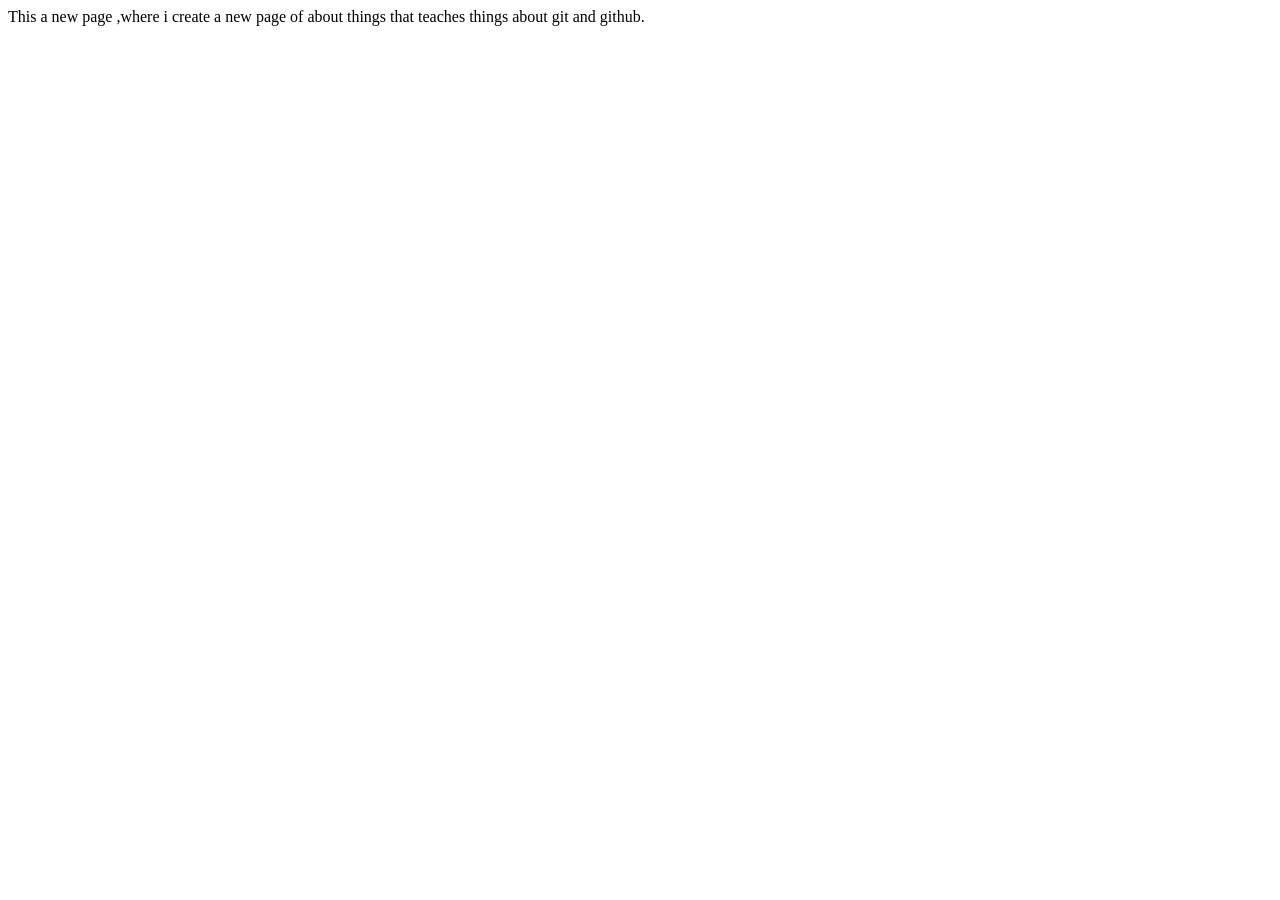
<file: about.html>
<!DOCTYPE html>
<html lang="en">
<head>
    <meta charset="UTF-8">
    <meta name="viewport" content="width=device-width, initial-scale=1.0">
    <title>Document</title>
</head>
<body>
    This a new page ,where i create a new page of about things that teaches things about git and github.
</body>
</html>
</file>
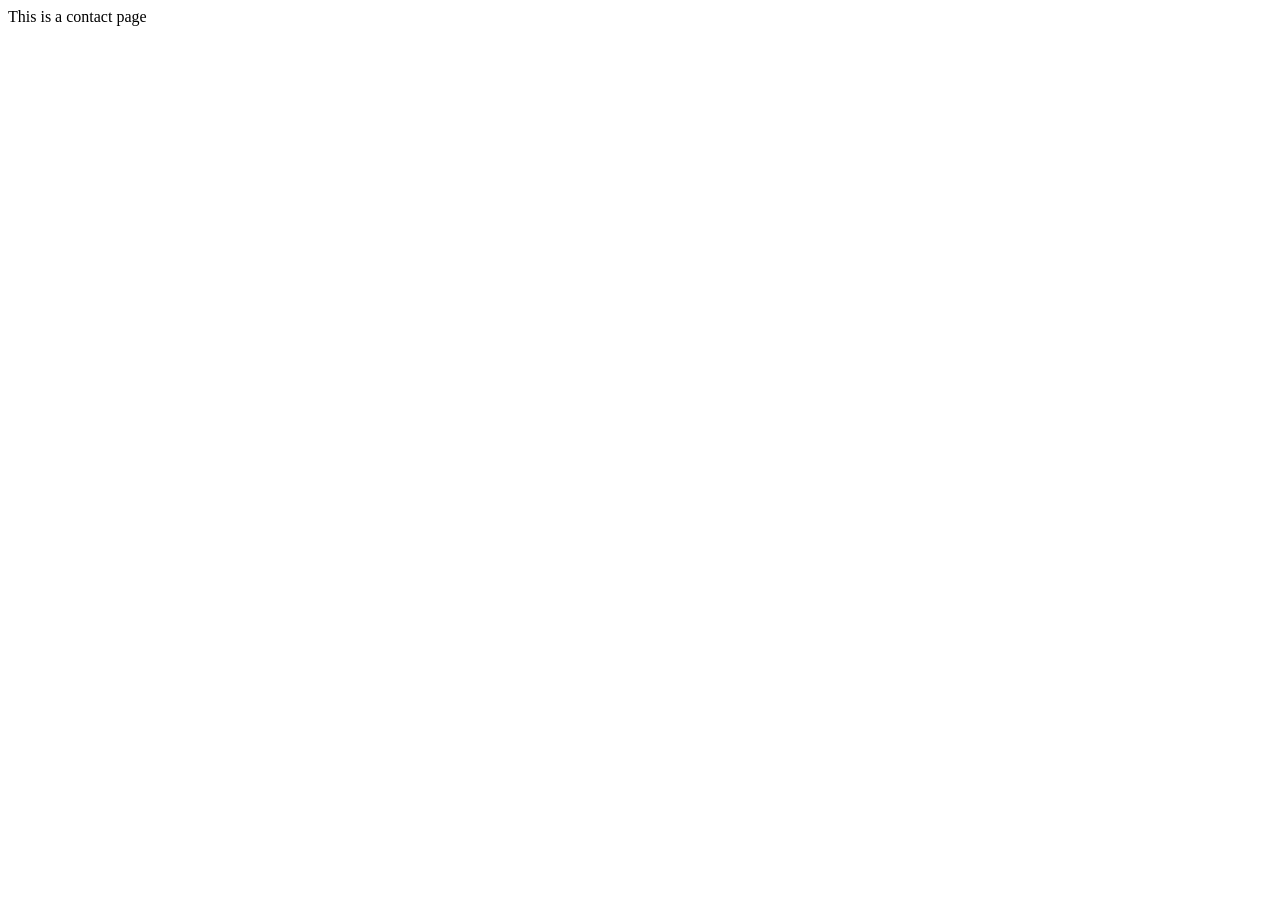
<file: contact.html>
<!DOCTYPE html>
<html lang="en">
<head>
    <meta charset="UTF-8">
    <meta name="viewport" content="width=device-width, initial-scale=1.0">
    <title>Document</title>
</head>
<body>
    This is a contact page
</body>
</html>
</file>
